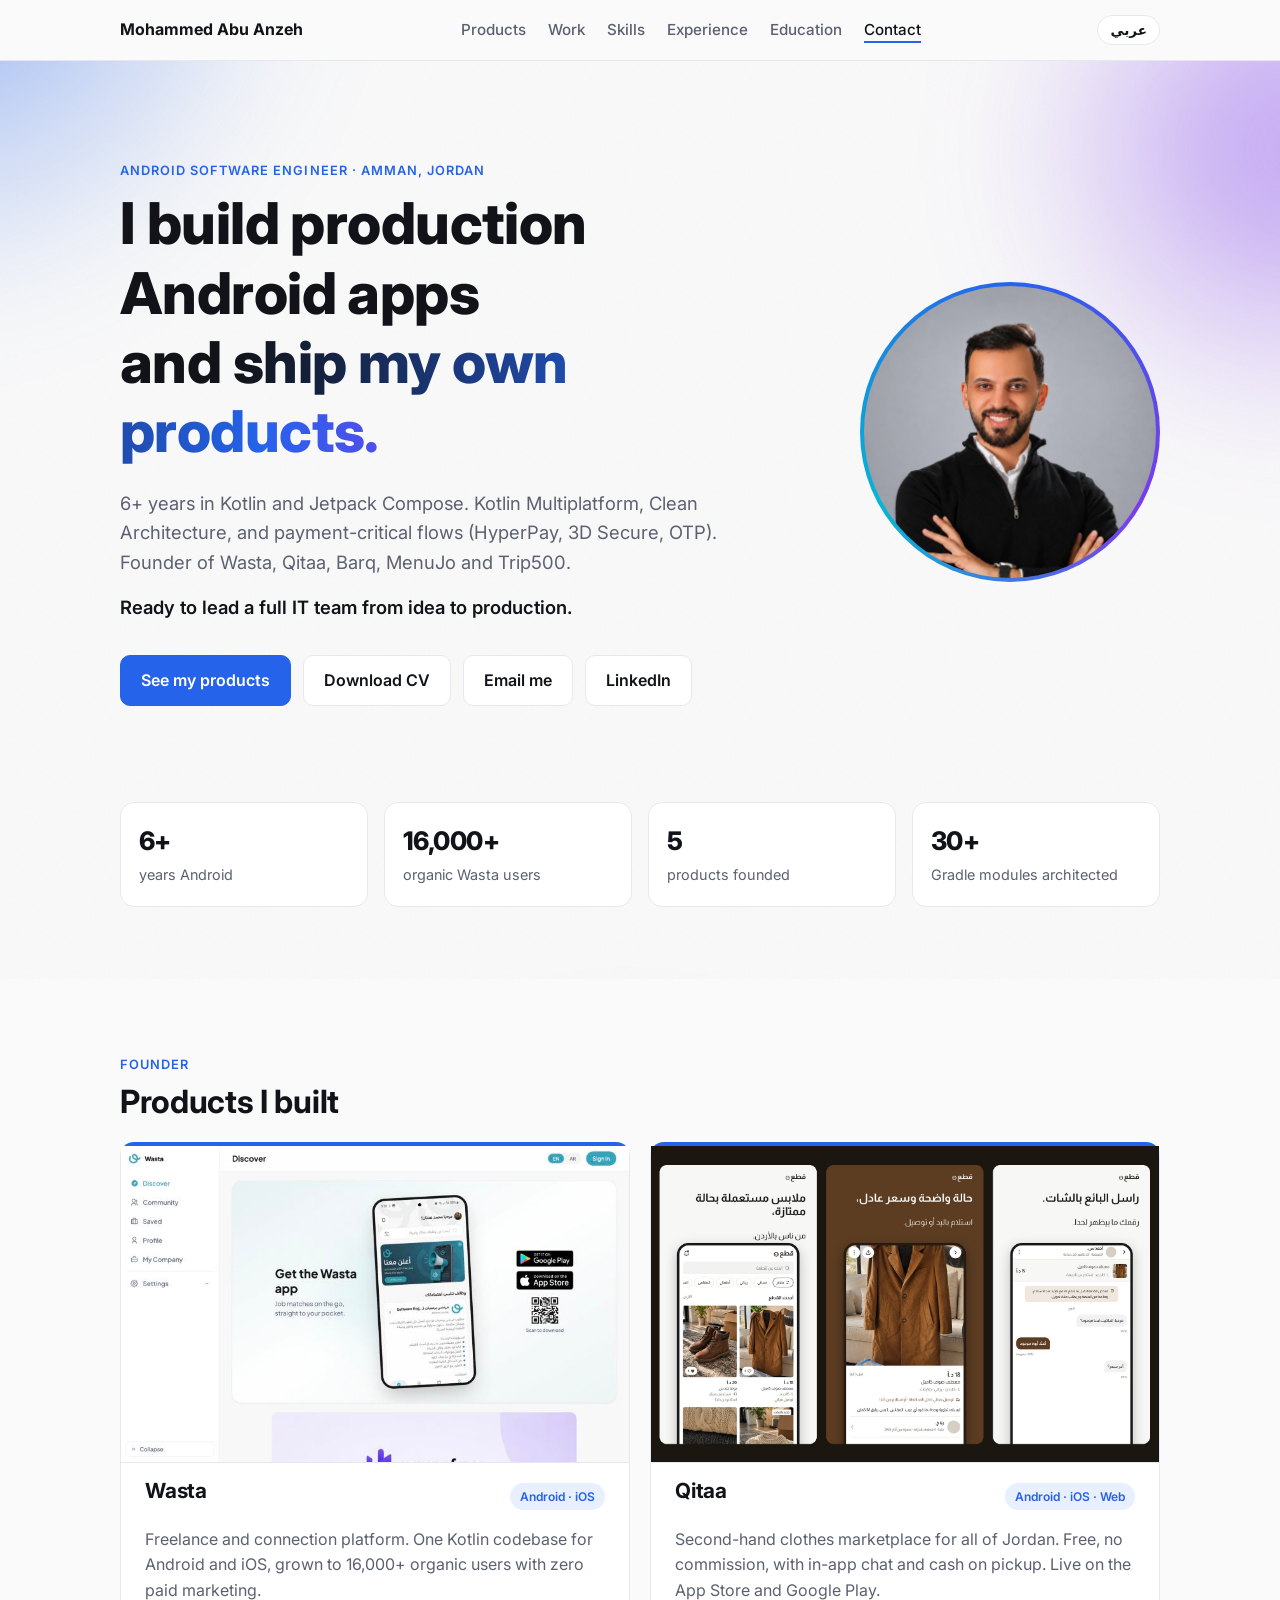
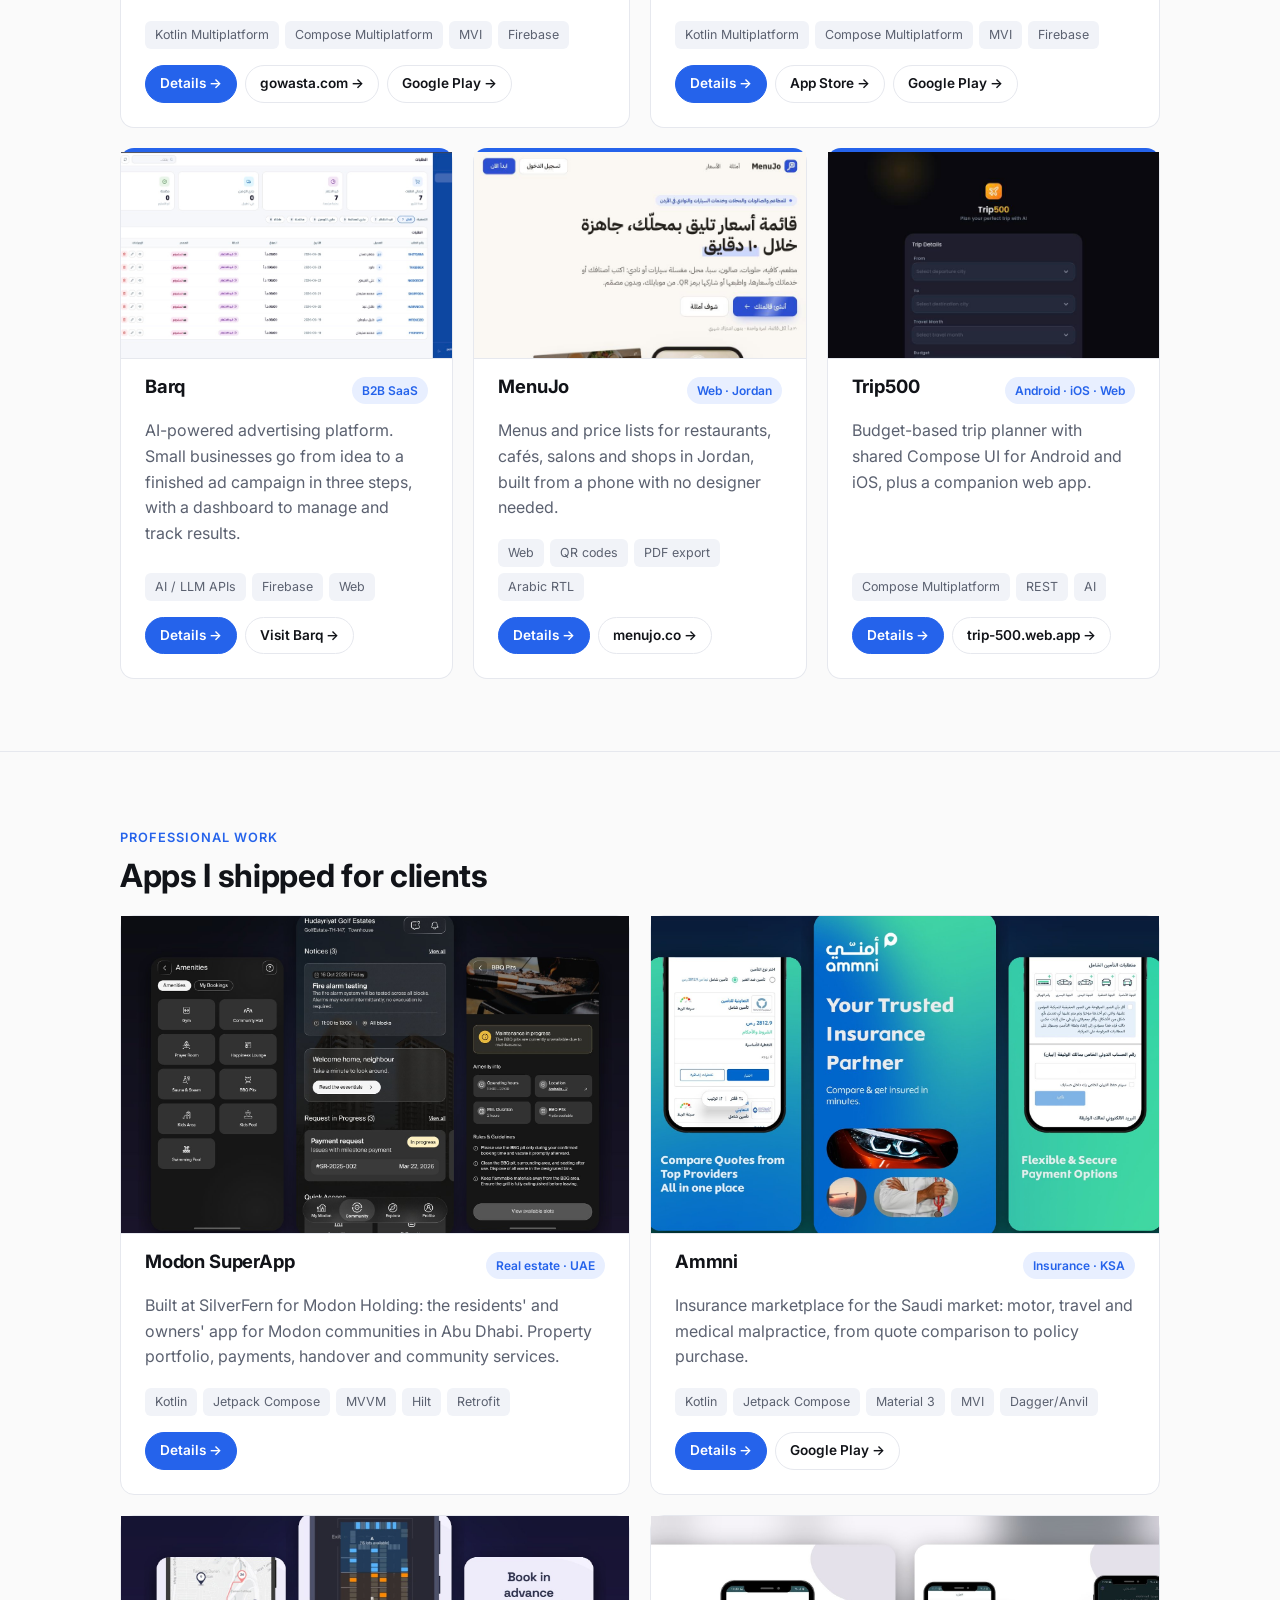
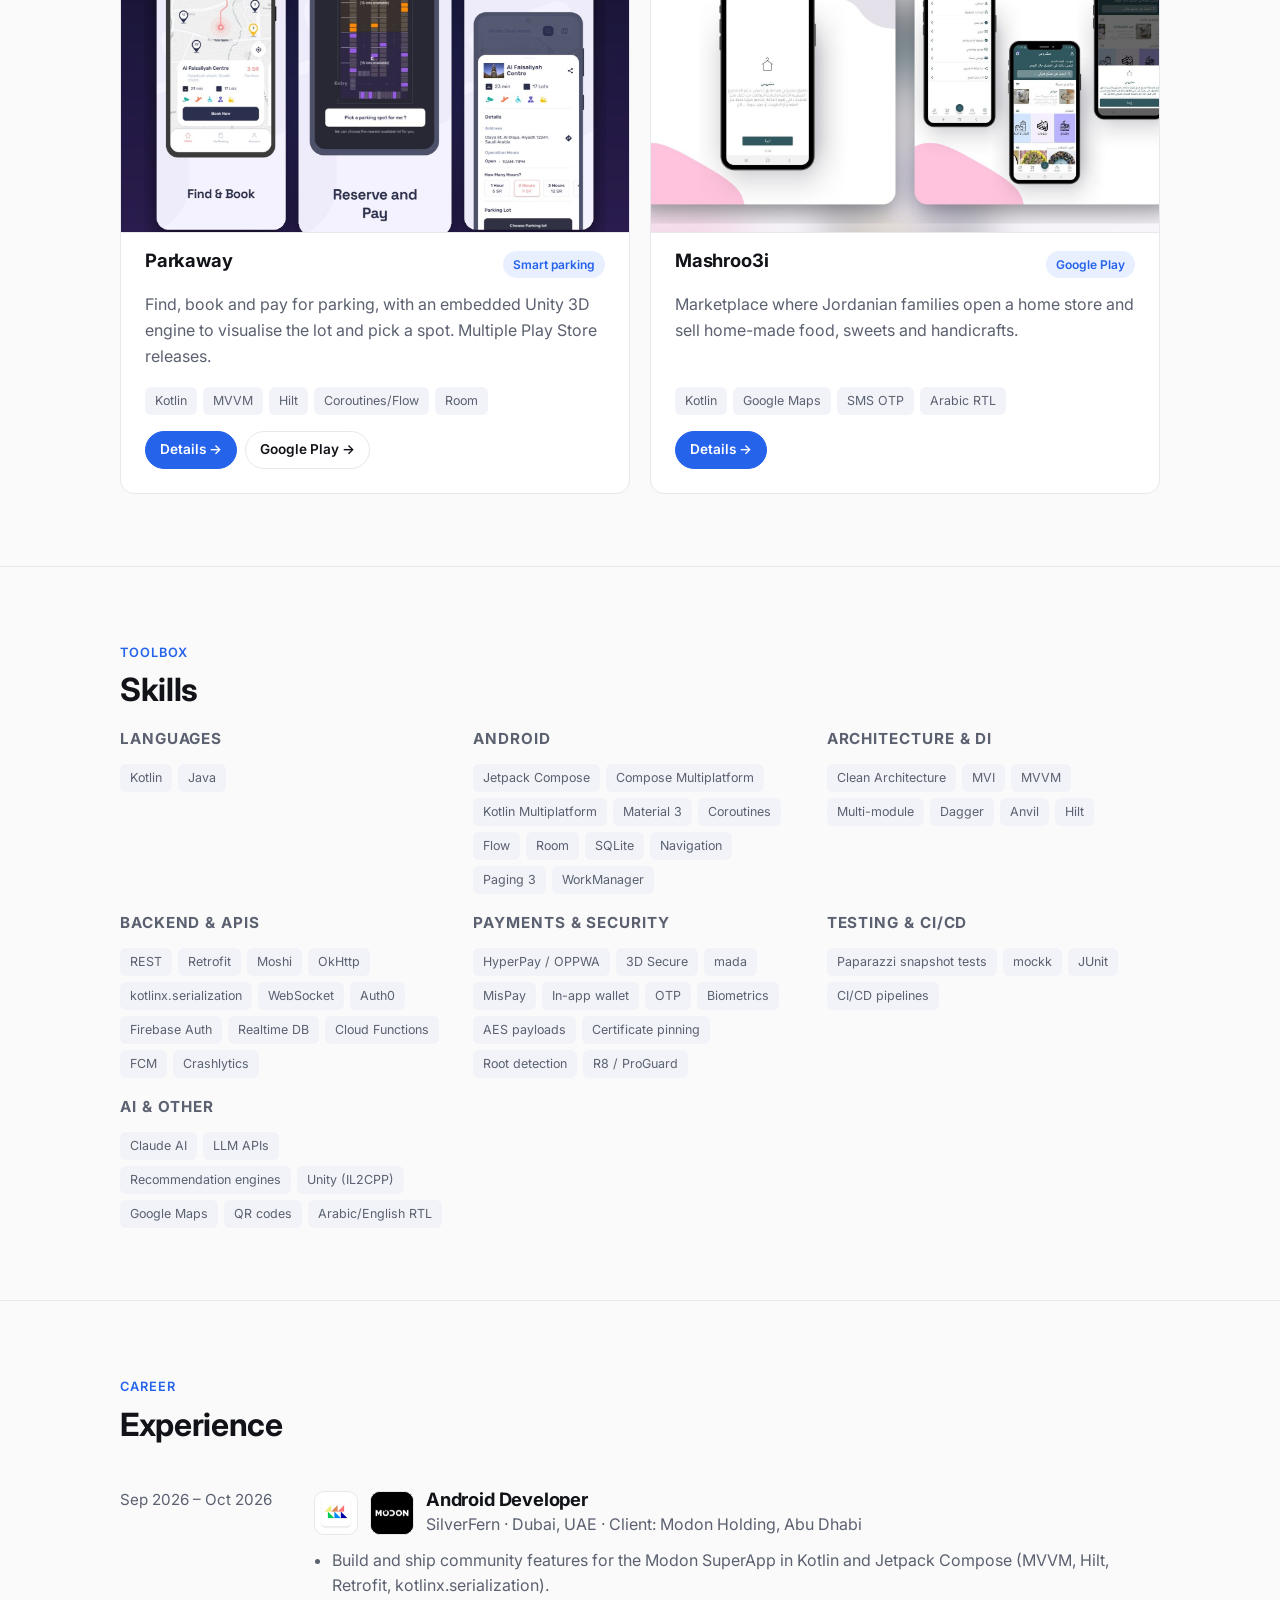
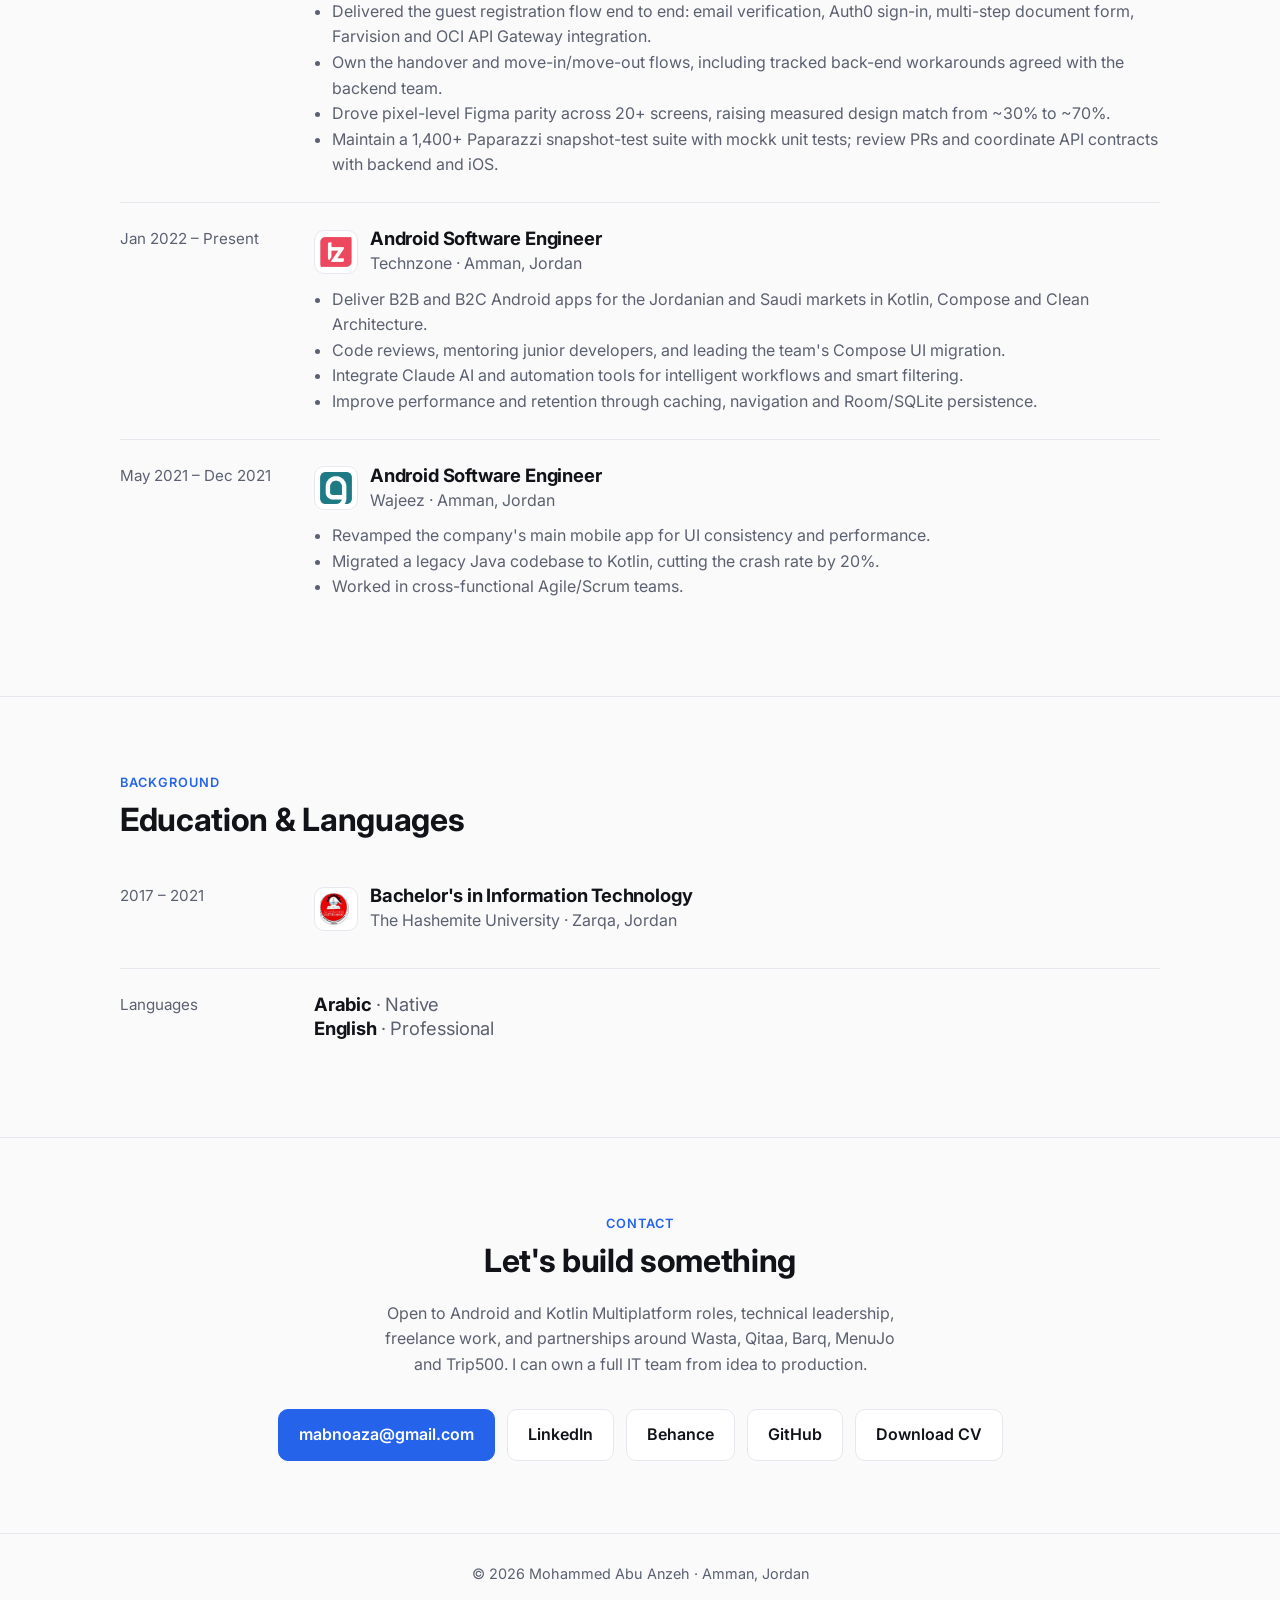
<file: index.html>
<!doctype html>
<html lang="en">
<head>
<meta charset="utf-8">
<meta name="viewport" content="width=device-width, initial-scale=1">
<title>Mohammed Abu Anzeh — Android Software Engineer</title>
<meta name="description" content="Android Software Engineer in Amman, Jordan. Kotlin, Jetpack Compose, Kotlin Multiplatform. Founder of Wasta, Qitaa, Barq, MenuJo and Trip500.">
<meta property="og:title" content="Mohammed Abu Anzeh — Android Software Engineer">
<meta property="og:description" content="6+ years shipping production Android apps in Kotlin and Compose. Builder of Wasta, Qitaa, Barq, MenuJo and Trip500.">
<link rel="icon" href="data:image/svg+xml,%3Csvg xmlns=%27http://www.w3.org/2000/svg%27 viewBox=%270 0 64 64%27%3E%3Ccircle cx=%2732%27 cy=%2732%27 r=%2732%27 fill=%27%232563eb%27/%3E%3Ctext x=%2732%27 y=%2742%27 text-anchor=%27middle%27 font-family=%27Inter,Arial,sans-serif%27 font-weight=%27700%27 font-size=%2728%27 fill=%27%23fff%27%3EMA%3C/text%3E%3C/svg%3E">
<link rel="preconnect" href="https://fonts.googleapis.com">
<link href="https://fonts.googleapis.com/css2?family=Inter:wght@400;500;600;700;800&family=IBM+Plex+Sans+Arabic:wght@400;500;600;700&display=swap" rel="stylesheet">
<link rel="stylesheet" href="style.css?v=202611131405">
</head>
<body>

<nav>
  <div class="wrap">
    <a class="brand" href="#" data-i18n="brand">Mohammed Abu Anzeh</a>
    <ul>
      <li><a data-i18n="t1" href="#products">Products</a></li>
      <li><a data-i18n="t2" href="#work">Work</a></li>
      <li><a data-i18n="t3" href="#skills">Skills</a></li>
      <li><a data-i18n="t4" href="#experience">Experience</a></li>
      <li><a data-i18n="t5" href="#education">Education</a></li>
      <li><a data-i18n="t6" href="#contact">Contact</a></li>
    </ul>
    <button class="lang" id="langToggle" type="button" aria-label="Switch language">عربي</button>
  </div>
</nav>

<header class="hero">
  <div class="aurora" aria-hidden="true"><span class="a1"></span><span class="a2"></span><span class="a3"></span></div>
  <div class="grain" aria-hidden="true"></div>
  <div class="wrap">
    <div>
    <span data-i18n="t7" class="eyebrow">Android Software Engineer · Amman, Jordan</span>
    <h1 data-i18n="t14">I build production Android apps<br>and <span class="glow">ship my own products.</span></h1>
    <p data-i18n="t15" class="lead">6+ years in Kotlin and Jetpack Compose. Kotlin Multiplatform, Clean Architecture, and payment-critical flows (HyperPay, 3D Secure, OTP). Founder of Wasta, Qitaa, Barq, MenuJo and Trip500.</p>
    <p data-i18n="t16" class="lead" style="margin-top:-1rem;color:var(--text);font-weight:600">Ready to lead a full IT team from idea to production.</p>
    <div class="btns">
      <a data-i18n="t18" class="btn primary" href="#products">See my products</a>
      <a data-i18n="t19" class="btn" href="cv.pdf" download="Mohammed_AbuAnzeh_CV.pdf">Download CV</a>
      <a data-i18n="t20" class="btn" href="mailto:mabnoaza@gmail.com">Email me</a>
      <a data-i18n="t21" class="btn" href="https://linkedin.com/in/mohammed-abuanzeh-920815148" target="_blank" rel="noopener">LinkedIn</a>
    </div>
    </div>
    <div class="ring"><img class="photo" src="photo2.webp" alt="Mohammed Abu Anzeh" width="300" height="300"></div>
    <div class="stats">
      <div class="stat"><b data-count="6" data-suffix="+">6+</b><span data-i18n="t27">years Android</span></div>
      <div class="stat"><b data-count="16000" data-suffix="+">16,000+</b><span data-i18n="t28">organic Wasta users</span></div>
      <div class="stat"><b data-count="5">5</b><span data-i18n="t29">products founded</span></div>
      <div class="stat"><b data-count="30" data-suffix="+">30+</b><span data-i18n="t30">Gradle modules architected</span></div>
    </div>
  </div>
</header>

<section id="products">
  <div class="wrap">
    <span data-i18n="t8" class="eyebrow">Founder</span>
    <h2 data-i18n="t31">Products I built</h2>
    <div class="grid feat">

      <article class="card product featured">
        <img class="shot" src="images/wasta.jpg" alt="Wasta web app home screen" loading="lazy">
        <div class="top"><h3 data-i18n="t104">Wasta</h3><span data-i18n="t37" class="tag">Android · iOS</span></div>
        <p data-i18n="d1">Freelance and connection platform. One Kotlin codebase for Android and iOS, grown to 16,000+ organic users with zero paid marketing.</p>
        <ul>
          <li data-i18n="t45">AI-driven recommendations and user behaviour analytics</li>
          <li data-i18n="t46">Firebase real-time data, auth and cloud functions</li>
          <li data-i18n="t47">Companion web app (Angular) and backend</li>
        </ul>
        <div class="chips"><span class="chip">Kotlin Multiplatform</span><span class="chip">Compose Multiplatform</span><span class="chip">MVI</span><span class="chip">Firebase</span></div>
        <div class="links"><a href="project.html?p=wasta" data-i18n="t121">Details →</a><a href="https://www.gowasta.com" target="_blank" rel="noopener" data-i18n="t122">gowasta.com →</a><a data-i18n="t84" href="https://play.google.com/store/apps/details?id=com.MohmadAboanza.jops" target="_blank" rel="noopener">Google Play →</a></div>
      </article>

      <article class="card product featured">
        <img class="shot" src="images/qitaa2.jpg" alt="Qitaa app screens: home, item page and chat" loading="lazy">
        <div class="top"><h3 data-i18n="t128">Qitaa</h3><span data-i18n="t40" class="tag">Android · iOS · Web</span></div>
        <p data-i18n="d9">Second-hand clothes marketplace for all of Jordan. Free, no commission, with in-app chat and cash on pickup. Live on the App Store and Google Play.</p>
        <ul>
          <li data-i18n="q1">Five-step sell flow, search and filters across 12 governorates</li>
          <li data-i18n="q2">Per-item chat with push notifications and a hidden phone number</li>
          <li data-i18n="q3">Server-rendered website with App Links and Universal Links</li>
        </ul>
        <div class="chips"><span class="chip">Kotlin Multiplatform</span><span class="chip">Compose Multiplatform</span><span class="chip">MVI</span><span class="chip">Firebase</span></div>
        <div class="links"><a href="project.html?p=qitaa" data-i18n="t121">Details →</a><a data-i18n="t130" href="https://apps.apple.com/app/id6830232281" target="_blank" rel="noopener">App Store →</a><a data-i18n="t84" href="https://play.google.com/store/apps/details?id=com.qitaajo.app" target="_blank" rel="noopener">Google Play →</a></div>
      </article>

      <article class="card product">
        <img class="shot" src="images/barq.jpg" alt="Barq client dashboard" loading="lazy">
        <div class="top"><h3 data-i18n="t105">Barq</h3><span data-i18n="t38" class="tag">B2B SaaS</span></div>
        <p data-i18n="d2">AI-powered advertising platform. Small businesses go from idea to a finished ad campaign in three steps, with a dashboard to manage and track results.</p>
        <ul>
          <li data-i18n="t48">Launched, revenue-generating, growing month over month</li>
          <li data-i18n="t49">Arabic/English landing and client dashboard</li>
          <li data-i18n="t50">Built landing pages for real clients in retail and insurance</li>
        </ul>
        <div class="chips"><span class="chip">AI / LLM APIs</span><span class="chip">Firebase</span><span class="chip">Web</span></div>
        <div class="links"><a href="project.html?p=barq" data-i18n="t123">Details →</a><a data-i18n="t85" href="https://barq-bot-jo.web.app" target="_blank" rel="noopener">Visit Barq →</a></div>
      </article>

      <article class="card product">
        <img class="shot" src="images/menujo.jpg" alt="MenuJo landing page" loading="lazy">
        <div class="top"><h3 data-i18n="t106">MenuJo</h3><span data-i18n="t39" class="tag">Web · Jordan</span></div>
        <p data-i18n="d3">Menus and price lists for restaurants, cafés, salons and shops in Jordan, built from a phone with no designer needed.</p>
        <ul>
          <li data-i18n="t51">Custom-designed menus in Arabic and English</li>
          <li data-i18n="t52">Printable PDFs and QR-code menu pages</li>
          <li data-i18n="t53">Price updates reflected on the QR page within seconds</li>
        </ul>
        <div class="chips"><span class="chip">Web</span><span class="chip">QR codes</span><span class="chip">PDF export</span><span class="chip">Arabic RTL</span></div>
        <div class="links"><a href="project.html?p=menujo" data-i18n="t124">Details →</a><a data-i18n="t86" href="https://menujo.co" target="_blank" rel="noopener">menujo.co →</a></div>
      </article>

      <article class="card product">
        <img class="shot" src="images/trip500.jpg" alt="Trip500 web app" loading="lazy">
        <div class="top"><h3 data-i18n="t107">Trip500</h3><span data-i18n="t40" class="tag">Android · iOS · Web</span></div>
        <p data-i18n="d4">Budget-based trip planner with shared Compose UI for Android and iOS, plus a companion web app.</p>
        <ul>
          <li data-i18n="t54">AI-generated itineraries and smart budget allocation</li>
          <li data-i18n="t55">Real-time travel pricing via REST APIs</li>
        </ul>
        <div class="chips"><span class="chip">Compose Multiplatform</span><span class="chip">REST</span><span class="chip">AI</span></div>
        <div class="links"><a href="project.html?p=trip500" data-i18n="t125">Details →</a><a data-i18n="t87" href="https://trip-500.web.app" target="_blank" rel="noopener">trip-500.web.app →</a></div>
      </article>

    </div>
  </div>
</section>

<section id="work">
  <div class="wrap">
    <span data-i18n="t9" class="eyebrow">Professional work</span>
    <h2 data-i18n="t32">Apps I shipped for clients</h2>
    <div class="grid two">

      <article class="card">
        <img class="shot" src="images/modon.jpg" alt="Modon SuperApp screens" loading="lazy">
        <div class="top"><h3 data-i18n="t108">Modon SuperApp</h3><span data-i18n="t41" class="tag">Real estate · UAE</span></div>
        <p data-i18n="d5">Built at SilverFern for Modon Holding: the residents' and owners' app for Modon communities in Abu Dhabi. Property portfolio, payments, handover and community services.</p>
        <ul>
          <li data-i18n="t56">Community home, amenities booking, events, polls, notices, service requests, e-permits, NOCs, short stay, storage, access cards, violations</li>
          <li data-i18n="t57">Guest registration: email verification, Auth0, multi-step document form, decision flow (new / pending / registered)</li>
          <li data-i18n="t58">Handover and move-in/move-out flows</li>
          <li data-i18n="t59">Figma parity across 20+ screens incl. RTL/Arabic; 1,400+ Paparazzi snapshot tests</li>
        </ul>
        <div class="chips"><span class="chip">Kotlin</span><span class="chip">Jetpack Compose</span><span class="chip">MVVM</span><span class="chip">Hilt</span><span class="chip">Retrofit</span><span class="chip">kotlinx.serialization</span><span class="chip">Auth0</span><span class="chip">Paparazzi</span><span class="chip">mockk</span></div>
        <div class="links"><a data-i18n="t88" href="project.html?p=modon">Details →</a></div>
      </article>

      <article class="card">
        <img class="shot" src="images/ammni.jpg" alt="Ammni app screens" loading="lazy">
        <div class="top"><h3 data-i18n="t109">Ammni</h3><span data-i18n="t42" class="tag">Insurance · KSA</span></div>
        <p data-i18n="d6">Insurance marketplace for the Saudi market: motor, travel and medical malpractice, from quote comparison to policy purchase.</p>
        <ul>
          <li data-i18n="t60">End-to-end motor insurance wizard: vehicle → live offers → compare → pay</li>
          <li data-i18n="t61">30+ Gradle modules, api/impl separation, MVI with Dagger/Anvil</li>
          <li data-i18n="t62">HyperPay (mada, Visa/Mastercard, MisPay), OTP checkout</li>
          <li data-i18n="t63">AES-encrypted payloads, biometric login, IBAN verification</li>
          <li data-i18n="t64">Reusable Compose component library, Arabic/English RTL</li>
        </ul>
        <div class="chips"><span class="chip">Kotlin</span><span class="chip">Jetpack Compose</span><span class="chip">Material 3</span><span class="chip">MVI</span><span class="chip">Dagger/Anvil</span><span class="chip">Retrofit</span><span class="chip">HyperPay</span></div>
        <div class="links"><a href="project.html?p=ammni" data-i18n="t126">Details →</a><a data-i18n="t89" href="https://play.google.com/store/apps/details?id=com.technzone.ammni" target="_blank" rel="noopener">Google Play →</a></div>
      </article>

      <article class="card">
        <img class="shot" src="images/parkaway2.jpg" alt="Parkaway app screens" loading="lazy">
        <div class="top"><h3 data-i18n="t110">Parkaway</h3><span data-i18n="t43" class="tag">Smart parking</span></div>
        <p data-i18n="d7">Find, book and pay for parking, with an embedded Unity 3D engine to visualise the lot and pick a spot. Multiple Play Store releases.</p>
        <ul>
          <li data-i18n="t65">Unity (IL2CPP) embedded in the native app for 3D lot visualisation</li>
          <li data-i18n="t66">Over-the-air Unity asset updates via GitHub Releases with Flow progress and rollback</li>
          <li data-i18n="t67">HyperPay SDK: 3D Secure, saved cards, in-app wallet, subscriptions</li>
          <li data-i18n="t68">FCM push, Crashlytics, Google Maps, QR booking passes, dark mode</li>
        </ul>
        <div class="chips"><span class="chip">Kotlin</span><span class="chip">MVVM</span><span class="chip">Hilt</span><span class="chip">Coroutines/Flow</span><span class="chip">Room</span><span class="chip">Paging 3</span><span class="chip">Unity</span><span class="chip">Firebase</span></div>
        <div class="links"><a href="project.html?p=parkaway" data-i18n="t127">Details →</a><a data-i18n="t90" href="https://play.google.com/store/apps/details?id=com.technzone.parkaway" target="_blank" rel="noopener">Google Play →</a></div>
      </article>

      <article class="card">
        <img class="shot" src="images/mashroo3i2.jpg" alt="Mashroo3i app screens" loading="lazy">
        <div class="top"><h3 data-i18n="t111">Mashroo3i</h3><span data-i18n="t44" class="tag">Google Play</span></div>
        <p data-i18n="d8">Marketplace where Jordanian families open a home store and sell home-made food, sweets and handicrafts.</p>
        <ul>
          <li data-i18n="t69">Seller store creation with map location, hours and multi-image listings</li>
          <li data-i18n="t70">Buyer discovery: nearest stores, categories, search</li>
          <li data-i18n="t71">Cart, map-based delivery picker, SMS OTP login</li>
        </ul>
        <div class="chips"><span class="chip">Kotlin</span><span class="chip">Google Maps</span><span class="chip">SMS OTP</span><span class="chip">Arabic RTL</span></div>
        <div class="links"><a data-i18n="t91" href="project.html?p=mashroo3i">Details →</a></div>
      </article>

    </div>
  </div>
</section>

<section id="skills">
  <div class="wrap">
    <span data-i18n="t10" class="eyebrow">Toolbox</span>
    <h2 data-i18n="t33">Skills</h2>
    <div class="skills">
      <div><h3 data-i18n="t92">Languages</h3><div class="chips"><span class="chip">Kotlin</span><span class="chip">Java</span></div></div>
      <div><h3 data-i18n="t93">Android</h3><div class="chips"><span class="chip">Jetpack Compose</span><span class="chip">Compose Multiplatform</span><span class="chip">Kotlin Multiplatform</span><span class="chip">Material 3</span><span class="chip">Coroutines</span><span class="chip">Flow</span><span class="chip">Room</span><span class="chip">SQLite</span><span class="chip">Navigation</span><span class="chip">Paging 3</span><span class="chip">WorkManager</span></div></div>
      <div><h3 data-i18n="t94">Architecture &amp; DI</h3><div class="chips"><span class="chip">Clean Architecture</span><span class="chip">MVI</span><span class="chip">MVVM</span><span class="chip">Multi-module</span><span class="chip">Dagger</span><span class="chip">Anvil</span><span class="chip">Hilt</span></div></div>
      <div><h3 data-i18n="t95">Backend &amp; APIs</h3><div class="chips"><span class="chip">REST</span><span class="chip">Retrofit</span><span class="chip">Moshi</span><span class="chip">OkHttp</span><span class="chip">kotlinx.serialization</span><span class="chip">WebSocket</span><span class="chip">Auth0</span><span class="chip">Firebase Auth</span><span class="chip">Realtime DB</span><span class="chip">Cloud Functions</span><span class="chip">FCM</span><span class="chip">Crashlytics</span></div></div>
      <div><h3 data-i18n="t96">Payments &amp; Security</h3><div class="chips"><span class="chip">HyperPay / OPPWA</span><span class="chip">3D Secure</span><span class="chip">mada</span><span class="chip">MisPay</span><span class="chip">In-app wallet</span><span class="chip">OTP</span><span class="chip">Biometrics</span><span class="chip">AES payloads</span><span class="chip">Certificate pinning</span><span class="chip">Root detection</span><span class="chip">R8 / ProGuard</span></div></div>
      <div><h3 data-i18n="t97">Testing &amp; CI/CD</h3><div class="chips"><span class="chip">Paparazzi snapshot tests</span><span class="chip">mockk</span><span class="chip">JUnit</span><span class="chip">CI/CD pipelines</span></div></div>
      <div><h3 data-i18n="t98">AI &amp; Other</h3><div class="chips"><span class="chip">Claude AI</span><span class="chip">LLM APIs</span><span class="chip">Recommendation engines</span><span class="chip">Unity (IL2CPP)</span><span class="chip">Google Maps</span><span class="chip">QR codes</span><span class="chip">Arabic/English RTL</span></div></div>
    </div>
  </div>
</section>

<section id="experience">
  <div class="wrap">
    <span data-i18n="t11" class="eyebrow">Career</span>
    <h2 data-i18n="t34">Experience</h2>

    <div class="job">
      <time data-i18n="t99">Sep 2026 – Oct 2026</time>
      <div>
        <div class="jobhead"><img class="logo" src="images/logos/silverfern.png" alt="SilverFern"><img class="logo dark" src="images/logos/modon.png" alt="Modon Holding"><div><h3 data-i18n="t112">Android Developer</h3><div data-i18n="t116" class="where">SilverFern · Dubai, UAE · Client: Modon Holding, Abu Dhabi</div></div></div>
        <ul>
          <li data-i18n="t72">Build and ship community features for the Modon SuperApp in Kotlin and Jetpack Compose (MVVM, Hilt, Retrofit, kotlinx.serialization).</li>
          <li data-i18n="t73">Delivered the guest registration flow end to end: email verification, Auth0 sign-in, multi-step document form, Farvision and OCI API Gateway integration.</li>
          <li data-i18n="t74">Own the handover and move-in/move-out flows, including tracked back-end workarounds agreed with the backend team.</li>
          <li data-i18n="t75">Drove pixel-level Figma parity across 20+ screens, raising measured design match from ~30% to ~70%.</li>
          <li data-i18n="t76">Maintain a 1,400+ Paparazzi snapshot-test suite with mockk unit tests; review PRs and coordinate API contracts with backend and iOS.</li>
        </ul>
      </div>
    </div>

    <div class="job">
      <time data-i18n="t100">Jan 2022 – Present</time>
      <div>
        <div class="jobhead"><img class="logo" src="images/logos/technzone.png" alt="Technzone"><div><h3 data-i18n="t113">Android Software Engineer</h3><div data-i18n="t117" class="where">Technzone · Amman, Jordan</div></div></div>
        <ul>
          <li data-i18n="t77">Deliver B2B and B2C Android apps for the Jordanian and Saudi markets in Kotlin, Compose and Clean Architecture.</li>
          <li data-i18n="t78">Code reviews, mentoring junior developers, and leading the team's Compose UI migration.</li>
          <li data-i18n="t79">Integrate Claude AI and automation tools for intelligent workflows and smart filtering.</li>
          <li data-i18n="t80">Improve performance and retention through caching, navigation and Room/SQLite persistence.</li>
        </ul>
      </div>
    </div>

    <div class="job">
      <time data-i18n="t101">May 2021 – Dec 2021</time>
      <div>
        <div class="jobhead"><img class="logo" src="images/logos/wajeez.png" alt="Wajeez"><div><h3 data-i18n="t114">Android Software Engineer</h3><div data-i18n="t118" class="where">Wajeez · Amman, Jordan</div></div></div>
        <ul>
          <li data-i18n="t81">Revamped the company's main mobile app for UI consistency and performance.</li>
          <li data-i18n="t82">Migrated a legacy Java codebase to Kotlin, cutting the crash rate by 20%.</li>
          <li data-i18n="t83">Worked in cross-functional Agile/Scrum teams.</li>
        </ul>
      </div>
    </div>

  </div>
</section>

<section id="education">
  <div class="wrap">
    <span data-i18n="t12" class="eyebrow">Background</span>
    <h2 data-i18n="t35">Education &amp; Languages</h2>
    <div class="job">
      <time data-i18n="t102">2017 – 2021</time>
      <div>
        <div class="jobhead"><img class="logo" src="images/logos/hu.png" alt="The Hashemite University"><div><h3 data-i18n="t115">Bachelor's in Information Technology</h3><div data-i18n="t119" class="where">The Hashemite University · Zarqa, Jordan</div></div></div>
      </div>
    </div>
    <div class="job">
      <time data-i18n="t103">Languages</time>
      <div>
        <h3><span data-i18n="l1">Arabic</span> <span class="where" style="display:inline;font-weight:400" data-i18n="l3">· Native</span></h3>
        <h3><span data-i18n="l2">English</span> <span class="where" style="display:inline;font-weight:400" data-i18n="l4">· Professional</span></h3>
      </div>
    </div>
  </div>
</section>

<section id="contact" class="contact">
  <div class="wrap">
    <span data-i18n="t13" class="eyebrow">Contact</span>
    <h2 data-i18n="t36">Let's build something</h2>
    <p data-i18n="t17" class="lead">Open to Android and Kotlin Multiplatform roles, technical leadership, freelance work, and partnerships around Wasta, Qitaa, Barq, MenuJo and Trip500. I can own a full IT team from idea to production.</p>
    <div class="btns">
      <a data-i18n="t22" class="btn primary" href="mailto:mabnoaza@gmail.com">mabnoaza@gmail.com</a>
      <a data-i18n="t23" class="btn" href="https://linkedin.com/in/mohammed-abuanzeh-920815148" target="_blank" rel="noopener">LinkedIn</a>
      <a data-i18n="t24" class="btn" href="https://behance.net/eng-mohaboanza" target="_blank" rel="noopener">Behance</a>
      <a data-i18n="t25" class="btn" href="https://github.com/mohamdslemanaboanza" target="_blank" rel="noopener">GitHub</a>
      <a data-i18n="t26" class="btn" href="cv.pdf" download="Mohammed_AbuAnzeh_CV.pdf">Download CV</a>
    </div>
  </div>
</section>

<footer>
  <div data-i18n="t120" class="wrap">© 2026 Mohammed Abu Anzeh · Amman, Jordan</div>
</footer>

<script src="i18n.js?v=202611131405"></script>
<script src="site.js?v=202611131405" defer></script>
</body>
</html>
</file>
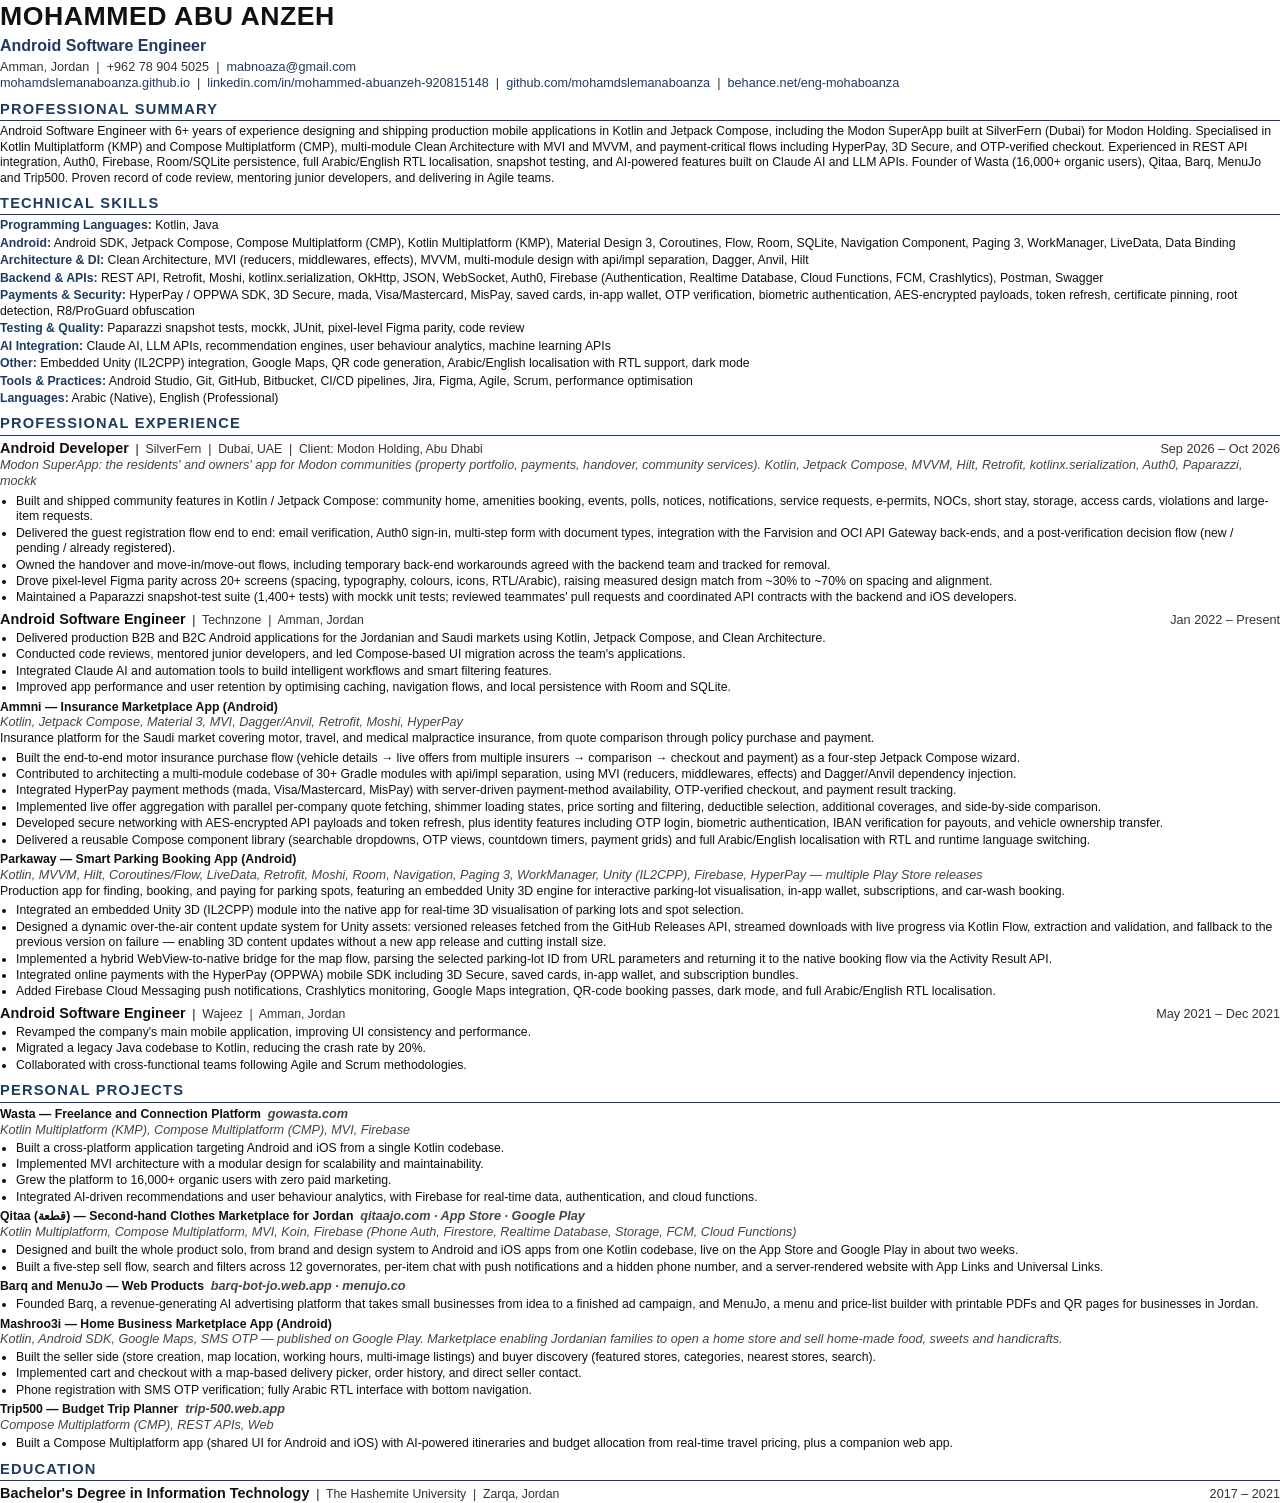
<file: cv.html>
<!doctype html>
<html lang="en">
<head>
<meta charset="utf-8">
<title>Mohammed Abu Anzeh — CV</title>
<style>
@page{size:A4;margin:10mm 12mm}
*{box-sizing:border-box}
body{font-family:Carlito,Calibri,"Helvetica Neue",Arial,sans-serif;font-size:9.2pt;line-height:1.26;color:#111;margin:0}
h1{font-size:20pt;margin:0;letter-spacing:.02em}
.sub{font-size:12pt;font-weight:600;color:#1f3a5f;margin:2px 0 4px}
.contact{font-size:9.5pt;color:#333}
.contact a{color:#1f3a5f;text-decoration:none}
h2{font-size:11pt;text-transform:uppercase;letter-spacing:.08em;color:#1f3a5f;border-bottom:1.2px solid #1f3a5f;padding-bottom:2px;margin:8px 0 3px}
p{margin:0 0 4px}
ul{margin:2px 0 4px;padding-left:16px}
li{margin:0 0 1px}
.row{display:flex;justify-content:space-between;align-items:baseline;gap:12px}
.role{font-weight:700;font-size:10.8pt}
.org{color:#333}
.date{white-space:nowrap;color:#333;font-size:9.5pt}
.proj{margin-top:4px}
.proj .name{font-weight:700}
.stack{font-style:italic;color:#444;font-size:9.5pt}
.skills p{margin:0 0 2px}
.skills b{color:#1f3a5f}
.avoid{break-inside:auto}.row,.name,h2{break-after:avoid}
</style>
</head>
<body>

<h1>MOHAMMED ABU ANZEH</h1>
<div class="sub">Android Software Engineer</div>
<div class="contact">Amman, Jordan &nbsp;|&nbsp; +962 78 904 5025 &nbsp;|&nbsp; <a href="mailto:mabnoaza@gmail.com">mabnoaza@gmail.com</a><br>
<a href="https://mohamdslemanaboanza.github.io">mohamdslemanaboanza.github.io</a> &nbsp;|&nbsp; <a href="https://linkedin.com/in/mohammed-abuanzeh-920815148">linkedin.com/in/mohammed-abuanzeh-920815148</a> &nbsp;|&nbsp; <a href="https://github.com/mohamdslemanaboanza">github.com/mohamdslemanaboanza</a> &nbsp;|&nbsp; <a href="https://behance.net/eng-mohaboanza">behance.net/eng-mohaboanza</a></div>

<h2>Professional Summary</h2>
<p>Android Software Engineer with 6+ years of experience designing and shipping production mobile applications in Kotlin and Jetpack Compose, including the Modon SuperApp built at SilverFern (Dubai) for Modon Holding. Specialised in Kotlin Multiplatform (KMP) and Compose Multiplatform (CMP), multi-module Clean Architecture with MVI and MVVM, and payment-critical flows including HyperPay, 3D Secure, and OTP-verified checkout. Experienced in REST API integration, Auth0, Firebase, Room/SQLite persistence, full Arabic/English RTL localisation, snapshot testing, and AI-powered features built on Claude AI and LLM APIs. Founder of Wasta (16,000+ organic users), Qitaa, Barq, MenuJo and Trip500. Proven record of code review, mentoring junior developers, and delivering in Agile teams.</p>

<h2>Technical Skills</h2>
<div class="skills">
<p><b>Programming Languages:</b> Kotlin, Java</p>
<p><b>Android:</b> Android SDK, Jetpack Compose, Compose Multiplatform (CMP), Kotlin Multiplatform (KMP), Material Design 3, Coroutines, Flow, Room, SQLite, Navigation Component, Paging 3, WorkManager, LiveData, Data Binding</p>
<p><b>Architecture &amp; DI:</b> Clean Architecture, MVI (reducers, middlewares, effects), MVVM, multi-module design with api/impl separation, Dagger, Anvil, Hilt</p>
<p><b>Backend &amp; APIs:</b> REST API, Retrofit, Moshi, kotlinx.serialization, OkHttp, JSON, WebSocket, Auth0, Firebase (Authentication, Realtime Database, Cloud Functions, FCM, Crashlytics), Postman, Swagger</p>
<p><b>Payments &amp; Security:</b> HyperPay / OPPWA SDK, 3D Secure, mada, Visa/Mastercard, MisPay, saved cards, in-app wallet, OTP verification, biometric authentication, AES-encrypted payloads, token refresh, certificate pinning, root detection, R8/ProGuard obfuscation</p>
<p><b>Testing &amp; Quality:</b> Paparazzi snapshot tests, mockk, JUnit, pixel-level Figma parity, code review</p>
<p><b>AI Integration:</b> Claude AI, LLM APIs, recommendation engines, user behaviour analytics, machine learning APIs</p>
<p><b>Other:</b> Embedded Unity (IL2CPP) integration, Google Maps, QR code generation, Arabic/English localisation with RTL support, dark mode</p>
<p><b>Tools &amp; Practices:</b> Android Studio, Git, GitHub, Bitbucket, CI/CD pipelines, Jira, Figma, Agile, Scrum, performance optimisation</p>
<p><b>Languages:</b> Arabic (Native), English (Professional)</p>
</div>

<h2>Professional Experience</h2>

<div class="avoid">
<div class="row"><span><span class="role">Android Developer</span> &nbsp;|&nbsp; <span class="org">SilverFern &nbsp;|&nbsp; Dubai, UAE &nbsp;|&nbsp; Client: Modon Holding, Abu Dhabi</span></span><span class="date">Sep 2026 – Oct 2026</span></div>
<p class="stack">Modon SuperApp: the residents' and owners' app for Modon communities (property portfolio, payments, handover, community services). Kotlin, Jetpack Compose, MVVM, Hilt, Retrofit, kotlinx.serialization, Auth0, Paparazzi, mockk</p>
<ul>
<li>Built and shipped community features in Kotlin / Jetpack Compose: community home, amenities booking, events, polls, notices, notifications, service requests, e-permits, NOCs, short stay, storage, access cards, violations and large-item requests.</li>
<li>Delivered the guest registration flow end to end: email verification, Auth0 sign-in, multi-step form with document types, integration with the Farvision and OCI API Gateway back-ends, and a post-verification decision flow (new / pending / already registered).</li>
<li>Owned the handover and move-in/move-out flows, including temporary back-end workarounds agreed with the backend team and tracked for removal.</li>
<li>Drove pixel-level Figma parity across 20+ screens (spacing, typography, colours, icons, RTL/Arabic), raising measured design match from ~30% to ~70% on spacing and alignment.</li>
<li>Maintained a Paparazzi snapshot-test suite (1,400+ tests) with mockk unit tests; reviewed teammates' pull requests and coordinated API contracts with the backend and iOS developers.</li>
</ul>
</div>

<div class="avoid">
<div class="row"><span><span class="role">Android Software Engineer</span> &nbsp;|&nbsp; <span class="org">Technzone &nbsp;|&nbsp; Amman, Jordan</span></span><span class="date">Jan 2022 – Present</span></div>
<ul>
<li>Delivered production B2B and B2C Android applications for the Jordanian and Saudi markets using Kotlin, Jetpack Compose, and Clean Architecture.</li>
<li>Conducted code reviews, mentored junior developers, and led Compose-based UI migration across the team's applications.</li>
<li>Integrated Claude AI and automation tools to build intelligent workflows and smart filtering features.</li>
<li>Improved app performance and user retention by optimising caching, navigation flows, and local persistence with Room and SQLite.</li>
</ul>
</div>

<div class="proj avoid">
<div class="name">Ammni — Insurance Marketplace App (Android)</div>
<div class="stack">Kotlin, Jetpack Compose, Material 3, MVI, Dagger/Anvil, Retrofit, Moshi, HyperPay</div>
<p>Insurance platform for the Saudi market covering motor, travel, and medical malpractice insurance, from quote comparison through policy purchase and payment.</p>
<ul>
<li>Built the end-to-end motor insurance purchase flow (vehicle details → live offers from multiple insurers → comparison → checkout and payment) as a four-step Jetpack Compose wizard.</li>
<li>Contributed to architecting a multi-module codebase of 30+ Gradle modules with api/impl separation, using MVI (reducers, middlewares, effects) and Dagger/Anvil dependency injection.</li>
<li>Integrated HyperPay payment methods (mada, Visa/Mastercard, MisPay) with server-driven payment-method availability, OTP-verified checkout, and payment result tracking.</li>
<li>Implemented live offer aggregation with parallel per-company quote fetching, shimmer loading states, price sorting and filtering, deductible selection, additional coverages, and side-by-side comparison.</li>
<li>Developed secure networking with AES-encrypted API payloads and token refresh, plus identity features including OTP login, biometric authentication, IBAN verification for payouts, and vehicle ownership transfer.</li>
<li>Delivered a reusable Compose component library (searchable dropdowns, OTP views, countdown timers, payment grids) and full Arabic/English localisation with RTL and runtime language switching.</li>
</ul>
</div>

<div class="proj avoid">
<div class="name">Parkaway — Smart Parking Booking App (Android)</div>
<div class="stack">Kotlin, MVVM, Hilt, Coroutines/Flow, LiveData, Retrofit, Moshi, Room, Navigation, Paging 3, WorkManager, Unity (IL2CPP), Firebase, HyperPay — multiple Play Store releases</div>
<p>Production app for finding, booking, and paying for parking spots, featuring an embedded Unity 3D engine for interactive parking-lot visualisation, in-app wallet, subscriptions, and car-wash booking.</p>
<ul>
<li>Integrated an embedded Unity 3D (IL2CPP) module into the native app for real-time 3D visualisation of parking lots and spot selection.</li>
<li>Designed a dynamic over-the-air content update system for Unity assets: versioned releases fetched from the GitHub Releases API, streamed downloads with live progress via Kotlin Flow, extraction and validation, and fallback to the previous version on failure — enabling 3D content updates without a new app release and cutting install size.</li>
<li>Implemented a hybrid WebView-to-native bridge for the map flow, parsing the selected parking-lot ID from URL parameters and returning it to the native booking flow via the Activity Result API.</li>
<li>Integrated online payments with the HyperPay (OPPWA) mobile SDK including 3D Secure, saved cards, in-app wallet, and subscription bundles.</li>
<li>Added Firebase Cloud Messaging push notifications, Crashlytics monitoring, Google Maps integration, QR-code booking passes, dark mode, and full Arabic/English RTL localisation.</li>
</ul>
</div>

<div class="avoid">
<div class="row"><span><span class="role">Android Software Engineer</span> &nbsp;|&nbsp; <span class="org">Wajeez &nbsp;|&nbsp; Amman, Jordan</span></span><span class="date">May 2021 – Dec 2021</span></div>
<ul>
<li>Revamped the company's main mobile application, improving UI consistency and performance.</li>
<li>Migrated a legacy Java codebase to Kotlin, reducing the crash rate by 20%.</li>
<li>Collaborated with cross-functional teams following Agile and Scrum methodologies.</li>
</ul>
</div>

<h2>Personal Projects</h2>

<div class="proj avoid">
<div class="name">Wasta — Freelance and Connection Platform &nbsp;<span class="stack">gowasta.com</span></div>
<div class="stack">Kotlin Multiplatform (KMP), Compose Multiplatform (CMP), MVI, Firebase</div>
<ul>
<li>Built a cross-platform application targeting Android and iOS from a single Kotlin codebase.</li>
<li>Implemented MVI architecture with a modular design for scalability and maintainability.</li>
<li>Grew the platform to 16,000+ organic users with zero paid marketing.</li>
<li>Integrated AI-driven recommendations and user behaviour analytics, with Firebase for real-time data, authentication, and cloud functions.</li>
</ul>
</div>

<div class="proj avoid">
<div class="name">Qitaa (قطعة) — Second-hand Clothes Marketplace for Jordan &nbsp;<span class="stack">qitaajo.com · App Store · Google Play</span></div>
<div class="stack">Kotlin Multiplatform, Compose Multiplatform, MVI, Koin, Firebase (Phone Auth, Firestore, Realtime Database, Storage, FCM, Cloud Functions)</div>
<ul>
<li>Designed and built the whole product solo, from brand and design system to Android and iOS apps from one Kotlin codebase, live on the App Store and Google Play in about two weeks.</li>
<li>Built a five-step sell flow, search and filters across 12 governorates, per-item chat with push notifications and a hidden phone number, and a server-rendered website with App Links and Universal Links.</li>
</ul>
</div>

<div class="proj avoid">
<div class="name">Barq and MenuJo — Web Products &nbsp;<span class="stack">barq-bot-jo.web.app · menujo.co</span></div>
<ul>
<li>Founded Barq, a revenue-generating AI advertising platform that takes small businesses from idea to a finished ad campaign, and MenuJo, a menu and price-list builder with printable PDFs and QR pages for businesses in Jordan.</li>
</ul>
</div>

<div class="proj avoid">
<div class="name">Mashroo3i — Home Business Marketplace App (Android)</div>
<div class="stack">Kotlin, Android SDK, Google Maps, SMS OTP — published on Google Play. Marketplace enabling Jordanian families to open a home store and sell home-made food, sweets and handicrafts.</div>
<ul>
<li>Built the seller side (store creation, map location, working hours, multi-image listings) and buyer discovery (featured stores, categories, nearest stores, search).</li>
<li>Implemented cart and checkout with a map-based delivery picker, order history, and direct seller contact.</li>
<li>Phone registration with SMS OTP verification; fully Arabic RTL interface with bottom navigation.</li>
</ul>
</div>

<div class="proj avoid">
<div class="name">Trip500 — Budget Trip Planner &nbsp;<span class="stack">trip-500.web.app</span></div>
<div class="stack">Compose Multiplatform (CMP), REST APIs, Web</div>
<ul>
<li>Built a Compose Multiplatform app (shared UI for Android and iOS) with AI-powered itineraries and budget allocation from real-time travel pricing, plus a companion web app.</li>
</ul>
</div>

<h2>Education</h2>
<div class="row"><span><span class="role">Bachelor's Degree in Information Technology</span> &nbsp;|&nbsp; <span class="org">The Hashemite University &nbsp;|&nbsp; Zarqa, Jordan</span></span><span class="date">2017 – 2021</span></div>

</body>
</html>
</file>
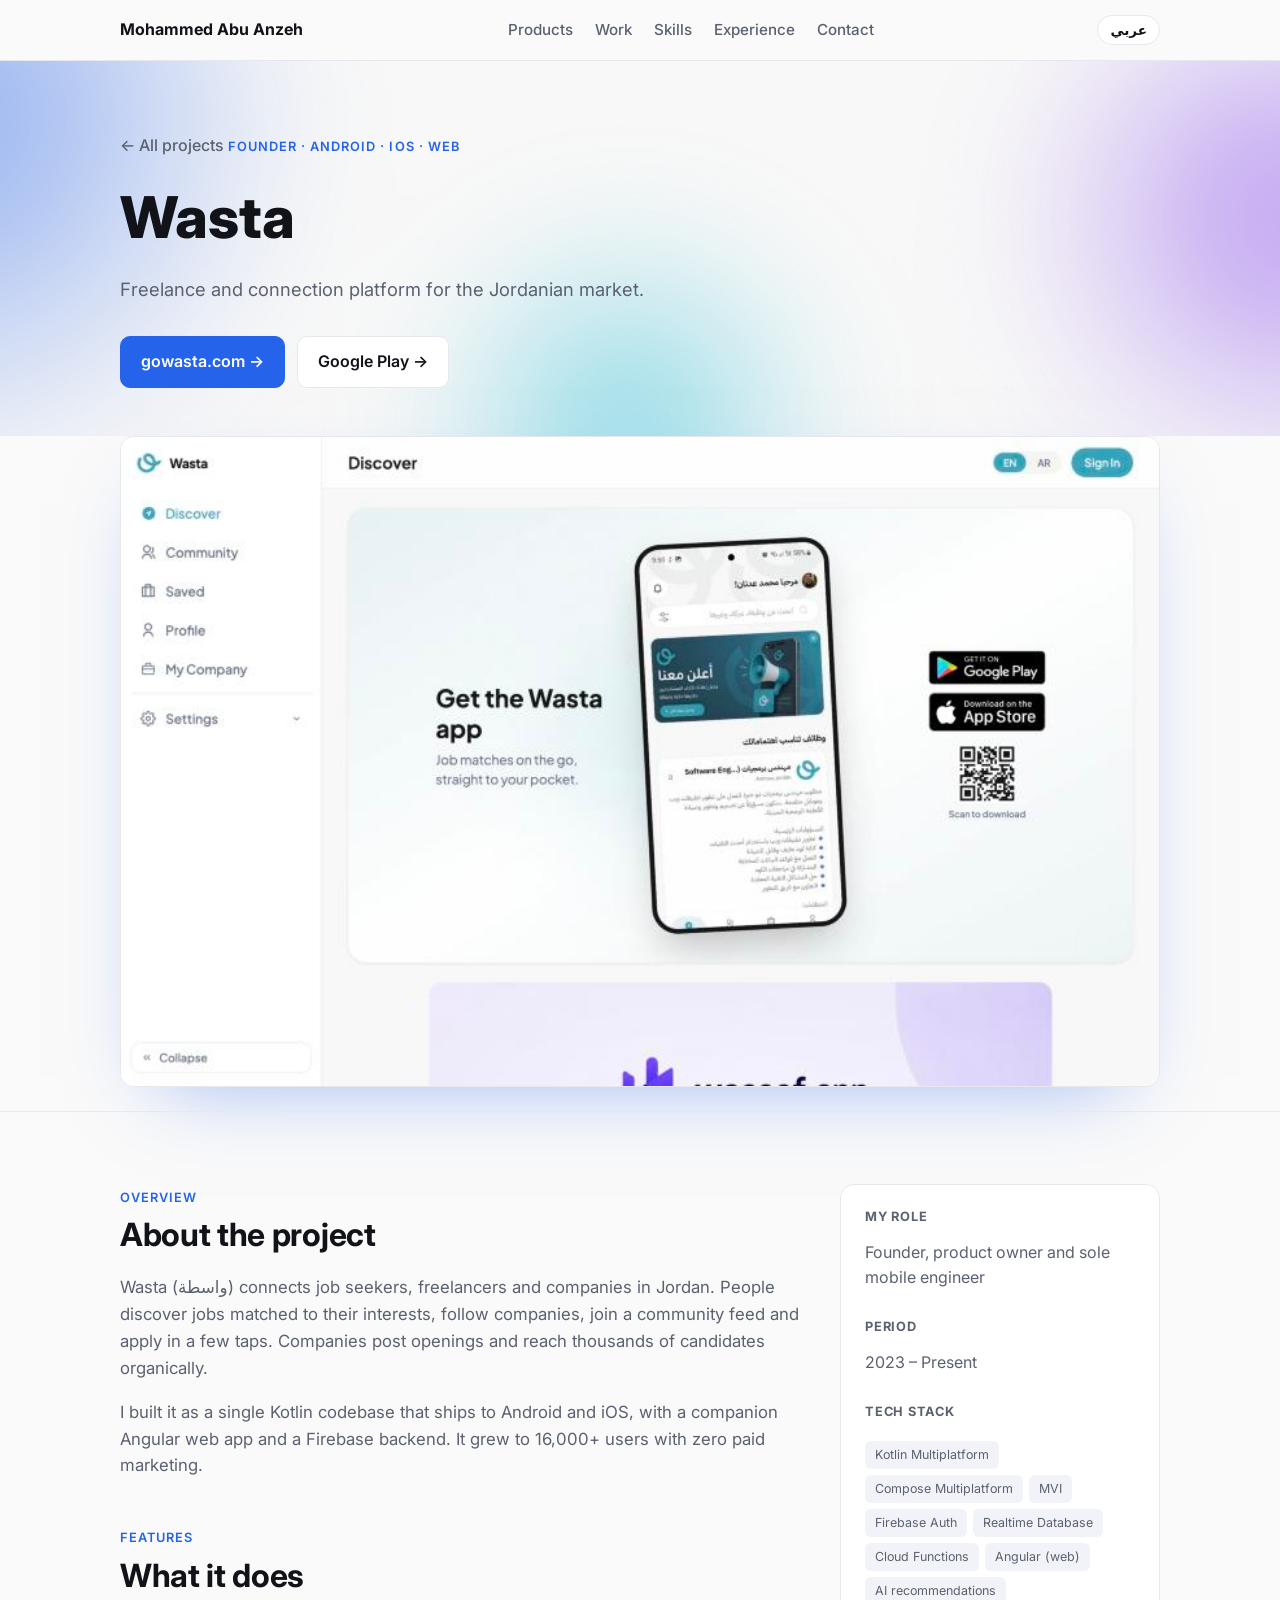
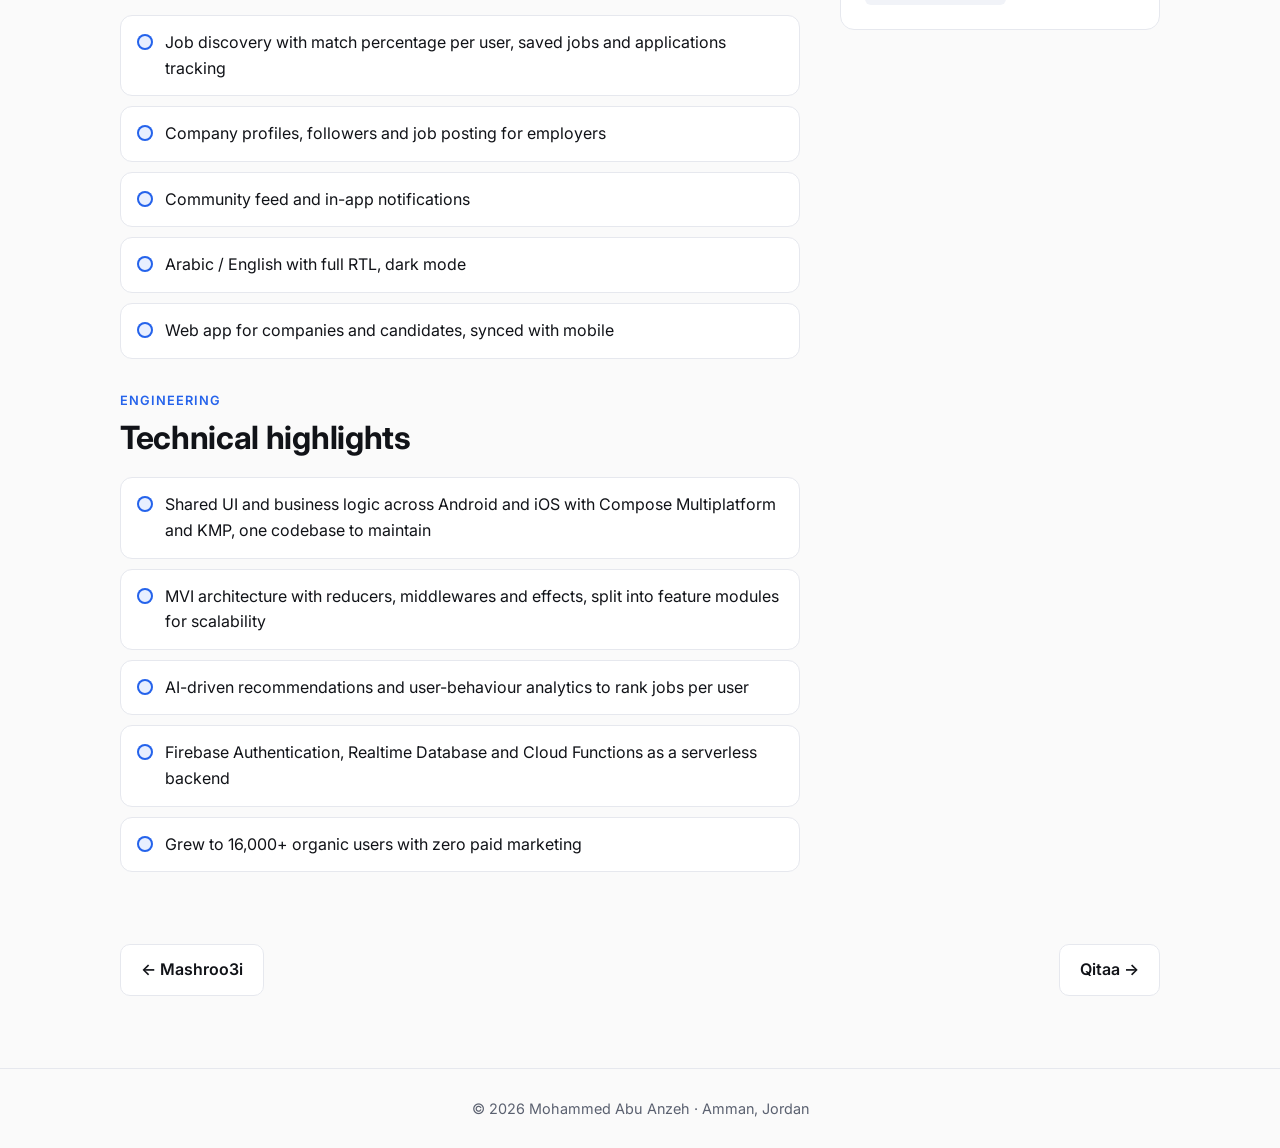
<file: project.html>
<!doctype html>
<html lang="en">
<head>
<meta charset="utf-8">
<meta name="viewport" content="width=device-width, initial-scale=1">
<title>Project — Mohammed Abu Anzeh</title>
<meta name="description" content="Project details from Mohammed Abu Anzeh's portfolio.">
<link rel="icon" href="data:image/svg+xml,%3Csvg xmlns=%27http://www.w3.org/2000/svg%27 viewBox=%270 0 64 64%27%3E%3Ccircle cx=%2732%27 cy=%2732%27 r=%2732%27 fill=%27%232563eb%27/%3E%3Ctext x=%2732%27 y=%2742%27 text-anchor=%27middle%27 font-family=%27Inter,Arial,sans-serif%27 font-weight=%27700%27 font-size=%2728%27 fill=%27%23fff%27%3EMA%3C/text%3E%3C/svg%3E">
<link rel="preconnect" href="https://fonts.googleapis.com">
<link href="https://fonts.googleapis.com/css2?family=Inter:wght@400;500;600;700;800&family=IBM+Plex+Sans+Arabic:wght@400;500;600;700&display=swap" rel="stylesheet">
<link rel="stylesheet" href="style.css?v=202611131405">
</head>
<body>

<nav>
  <div class="wrap">
    <a class="brand" href="index.html" data-i18n="brand">Mohammed Abu Anzeh</a>
    <ul>
      <li><a href="index.html#products" data-i18n="t1">Products</a></li>
      <li><a href="index.html#work" data-i18n="t2">Work</a></li>
      <li><a href="index.html#skills" data-i18n="t3">Skills</a></li>
      <li><a href="index.html#experience" data-i18n="t4">Experience</a></li>
      <li><a href="index.html#contact" data-i18n="t6">Contact</a></li>
    </ul>
    <button class="lang" id="langToggle" type="button" aria-label="Switch language">عربي</button>
  </div>
</nav>

<header class="hero phero">
  <div class="aurora" aria-hidden="true"><span class="a1"></span><span class="a2"></span><span class="a3"></span></div>
  <div class="grain" aria-hidden="true"></div>
  <div class="wrap">
    <div>
      <a class="back" href="index.html#products" data-i18n="p1">← All projects</a>
      <span class="eyebrow" id="p-tag"></span>
      <h1 id="p-name"></h1>
      <p class="lead" id="p-tagline"></p>
      <div class="btns" id="p-links"></div>
    </div>
  </div>
</header>

<section class="pshot-wrap">
  <div class="wrap">
    <figure class="pshot" id="p-shot"></figure>
  </div>
</section>

<section class="pgallery-wrap" id="p-gallery-wrap" hidden>
  <div class="wrap">
    <span class="eyebrow" data-i18n="p11">Screens</span>
    <h2 data-i18n="p12">In the app</h2>
    <div class="pgallery" id="p-gallery"></div>
  </div>
</section>

<section>
  <div class="wrap pgrid">
    <div>
      <span class="eyebrow" data-i18n="p2">Overview</span>
      <h2 data-i18n="p3">About the project</h2>
      <div id="p-overview" class="prose"></div>

      <span class="eyebrow" style="margin-top:2rem" data-i18n="p4">Features</span>
      <h2 data-i18n="p5">What it does</h2>
      <ul class="plist" id="p-features"></ul>

      <span class="eyebrow" style="margin-top:2rem" data-i18n="p6">Engineering</span>
      <h2 data-i18n="p7">Technical highlights</h2>
      <ul class="plist" id="p-highlights"></ul>
    </div>
    <aside class="pside">
      <div class="card reveal">
        <h3 data-i18n="p8">My role</h3>
        <p id="p-role"></p>
        <h3 style="margin-top:1rem" data-i18n="p9">Period</h3>
        <p id="p-period"></p>
        <h3 style="margin-top:1rem" data-i18n="p10">Tech stack</h3>
        <div class="chips" id="p-stack"></div>
      </div>
    </aside>
  </div>
</section>

<section class="pnav-wrap">
  <div class="wrap pnav">
    <a id="p-prev" class="btn"></a>
    <a id="p-next" class="btn"></a>
  </div>
</section>

<footer>
  <div class="wrap" data-i18n="t120">© 2026 Mohammed Abu Anzeh · Amman, Jordan</div>
</footer>

<script src="i18n.js?v=202611131405"></script>
<script src="projects.js?v=202611131405"></script>
<script src="projects.ar.js?v=202611131405"></script>
<script>
(function(){
  const list=window.PROJECTS, slug=new URLSearchParams(location.search).get('p');
  const i=Math.max(0,list.findIndex(p=>p.slug===slug)), base=list[i];
  const $=id=>document.getElementById(id);
  const esc=s=>String(s).replace(/[&<>"]/g,c=>({'&':'&amp;','<':'&lt;','>':'&gt;','"':'&quot;'}[c]));
  function render(lang){
    const AR=window.PROJECTS_AR||{}, ar=lang==='ar'&&AR[base.slug];
    const p=ar?Object.assign({},base,ar,{links:base.links.map((l,k)=>Object.assign({},l,(ar.links&&ar.links[k])||{}))}):base;
    const arrow=lang==='ar'?'←':'→', prevA=lang==='ar'?'→':'←';
    document.title=p.name+' — '+(lang==='ar'?'محمد أبو عنزة':'Mohammed Abu Anzeh');
    document.querySelector('meta[name=description]').content=p.tagline;
    $('p-tag').textContent=p.tag; $('p-name').textContent=p.name; $('p-tagline').textContent=p.tagline;
    $('p-links').innerHTML=p.links.map((l,k)=>`<a class="btn ${k?'':'primary'}" href="${esc(l.href)}" target="_blank" rel="noopener">${esc(l.label)} ${arrow}</a>`).join('');
    document.querySelector('.pshot-wrap').hidden=!!p.gallery;
    $('p-shot').innerHTML=p.image?`<img src="${esc(p.image)}" alt="${esc(p.name)}">`:`<div class="pph"><span>${esc(p.name)}</span><small>${lang==='ar'?'الصور قريباً':'Screenshots coming soon'}</small></div>`;
    if(p.gallery){$('p-gallery-wrap').hidden=false;$('p-gallery').innerHTML=p.gallery.map(g=>`<img src="${esc(g)}" alt="${esc(p.name)}" loading="lazy" class="reveal in">`).join('')}
    $('p-overview').innerHTML=p.overview.map(t=>`<p>${esc(t)}</p>`).join('');
    $('p-features').innerHTML=p.features.map(t=>`<li>${esc(t)}</li>`).join('');
    $('p-highlights').innerHTML=p.highlights.map(t=>`<li>${esc(t)}</li>`).join('');
    $('p-role').textContent=p.role; $('p-period').textContent=p.period;
    $('p-stack').innerHTML=p.stack.map(t=>`<span class="chip">${esc(t)}</span>`).join('');
    const prev=list[(i-1+list.length)%list.length], next=list[(i+1)%list.length];
    const nm=x=>(lang==='ar'&&AR[x.slug]&&AR[x.slug].name)||x.name;
    $('p-prev').href='project.html?p='+prev.slug; $('p-prev').textContent=prevA+' '+nm(prev);
    $('p-next').href='project.html?p='+next.slug; $('p-next').textContent=nm(next)+' '+arrow;
  }
  render(document.documentElement.lang==='ar'?'ar':'en');
  document.addEventListener('langchange',e=>render(e.detail));
})();
</script>
<script src="site.js?v=202611131405" defer></script>
</body>
</html>
</file>
<file: style.css>
:root{
  --bg:#fafafa; --surface:#fff; --text:#111318; --muted:#5b6170; --line:#e6e8ee;
  --accent:#2563eb; --accent-soft:#e8efff; --chip:#f1f3f8;
  --radius:14px; --max:1080px;
}
@media (prefers-color-scheme:dark){
  :root{ --bg:#0d0f14; --surface:#151821; --text:#eef0f5; --muted:#9aa3b5; --line:#242938;
         --accent:#6d9cff; --accent-soft:#1a2540; --chip:#1c2130; }
}
*{box-sizing:border-box}
html{scroll-behavior:smooth}
body{margin:0;font-family:Inter,system-ui,-apple-system,"Segoe UI",Roboto,sans-serif;background:var(--bg);color:var(--text);line-height:1.6;-webkit-font-smoothing:antialiased}
a{color:var(--accent);text-decoration:none}
a:hover{text-decoration:underline}
.wrap{max-width:var(--max);margin:0 auto;padding:0 20px}
h1,h2,h3{line-height:1.2;margin:0 0 .5em;letter-spacing:-.01em}
h2{font-size:clamp(1.5rem,3vw,2rem);margin-bottom:1.25rem}
h3{font-size:1.15rem}
p{margin:0 0 1em}
section{padding:72px 0}
section+section{border-top:1px solid var(--line)}
.eyebrow{display:inline-block;font-size:.8rem;font-weight:600;letter-spacing:.08em;text-transform:uppercase;color:var(--accent);margin-bottom:.5rem}

/* nav */
nav{position:sticky;top:0;z-index:10;background:color-mix(in srgb,var(--bg) 85%,transparent);backdrop-filter:blur(10px);border-bottom:1px solid var(--line)}
nav .wrap{display:flex;align-items:center;justify-content:space-between;height:60px}
nav .brand{font-weight:700;color:var(--text)}
nav ul{display:flex;gap:22px;list-style:none;margin:0;padding:0}
nav ul a{color:var(--muted);font-size:.95rem;font-weight:500}
nav ul a:hover{color:var(--text);text-decoration:none}
@media (max-width:640px){nav ul{display:none}}

/* hero */
.hero{padding:96px 0 72px}
.hero .wrap{display:grid;grid-template-columns:1fr 300px;gap:48px;align-items:center}
.hero .photo{width:100%;height:auto;max-width:300px;aspect-ratio:1;object-fit:cover;object-position:top;border-radius:50%;border:4px solid var(--surface);box-shadow:0 10px 40px rgba(0,0,0,.18);justify-self:end}
.hero .stats{grid-column:1/-1}
@media (max-width:760px){.hero{padding:56px 0}.hero .wrap{grid-template-columns:1fr;gap:28px}.hero .photo{max-width:160px;justify-self:start;order:-1}}
.hero h1{font-size:clamp(2.2rem,5.5vw,3.6rem);font-weight:800;margin-bottom:.4em}
.hero .lead{font-size:1.15rem;color:var(--muted);max-width:640px;margin-bottom:2rem}
.hero .meta{color:var(--muted);font-size:.95rem;margin-bottom:1.5rem}
.btns{display:flex;flex-wrap:wrap;gap:12px}
.btn{display:inline-flex;align-items:center;gap:8px;padding:12px 20px;border-radius:10px;font-weight:600;border:1px solid var(--line);background:var(--surface);color:var(--text)}
.btn:hover{text-decoration:none;border-color:var(--accent)}
.btn.primary{background:var(--accent);border-color:var(--accent);color:#fff}
.stats{display:grid;grid-template-columns:repeat(auto-fit,minmax(150px,1fr));gap:16px;margin-top:48px}
.stat{padding:18px;border:1px solid var(--line);border-radius:var(--radius);background:var(--surface)}
.stat b{display:block;font-size:1.6rem;font-weight:800;letter-spacing:-.02em}
.stat span{color:var(--muted);font-size:.9rem}

/* cards */
.grid{display:grid;gap:20px;grid-template-columns:repeat(auto-fit,minmax(280px,1fr))}
.card{background:var(--surface);border:1px solid var(--line);border-radius:var(--radius);padding:24px;display:flex;flex-direction:column;gap:12px}
.card .top{display:flex;align-items:center;justify-content:space-between;gap:12px}
.card .tag{font-size:.75rem;font-weight:600;color:var(--accent);background:var(--accent-soft);padding:4px 10px;border-radius:999px;white-space:nowrap}
.card p{color:var(--muted);margin:0}
.card ul{margin:0;padding-inline-start:18px;color:var(--muted);font-size:.95rem}
.card ul li{margin:4px 0}
.chips{display:flex;flex-wrap:wrap;gap:6px;margin-top:auto;padding-top:6px}
.chip{font-size:.78rem;background:var(--chip);color:var(--muted);padding:4px 10px;border-radius:6px}
.card .links{display:flex;gap:16px;font-size:.92rem;font-weight:600}
.product{border-top:4px solid var(--accent)}
.card .shot{width:calc(100% + 48px);margin:-24px -24px 4px;aspect-ratio:16/10;object-fit:cover;object-position:top;border-bottom:1px solid var(--line);background:var(--chip)}

/* aurora background (GitHub-style glow) */
.hero{position:relative;overflow:hidden;isolation:isolate}
.aurora{position:absolute;inset:-20% -10%;z-index:-1;pointer-events:none;filter:blur(70px);opacity:.55}
.aurora span{position:absolute;border-radius:50%;mix-blend-mode:screen;will-change:transform}
.aurora .a1{width:46vw;height:46vw;left:-8%;top:-10%;background:radial-gradient(circle at 30% 30%,#2563eb,transparent 65%);animation:drift1 18s ease-in-out infinite alternate}
.aurora .a2{width:40vw;height:40vw;right:-6%;top:5%;background:radial-gradient(circle at 60% 40%,#7c3aed,transparent 65%);animation:drift2 22s ease-in-out infinite alternate}
.aurora .a3{width:34vw;height:34vw;left:35%;bottom:-25%;background:radial-gradient(circle at 50% 50%,#06b6d4,transparent 65%);animation:drift3 26s ease-in-out infinite alternate}
@media (prefers-color-scheme:dark){.aurora{opacity:.7}}
@media (max-width:760px){.aurora{filter:blur(50px)}.aurora .a1,.aurora .a2,.aurora .a3{width:80vw;height:80vw}}
@keyframes drift1{to{transform:translate(18vw,12vh) scale(1.15)}}
@keyframes drift2{to{transform:translate(-14vw,18vh) scale(1.2)}}
@keyframes drift3{to{transform:translate(-10vw,-16vh) scale(1.1)}}
.grain{position:absolute;inset:0;z-index:-1;pointer-events:none;opacity:.06;background-image:url("data:image/svg+xml,%3Csvg xmlns='http://www.w3.org/2000/svg' width='160' height='160'%3E%3Cfilter id='n'%3E%3CfeTurbulence type='fractalNoise' baseFrequency='.9' numOctaves='2' stitchTiles='stitch'/%3E%3C/filter%3E%3Crect width='100%25' height='100%25' filter='url(%23n)'/%3E%3C/svg%3E")}

/* gradient shimmer headline */
.hero h1 .glow{background:linear-gradient(90deg,var(--text) 0%,var(--accent) 40%,#7c3aed 60%,var(--text) 100%);background-size:200% 100%;-webkit-background-clip:text;background-clip:text;color:transparent;animation:shimmer 6s linear infinite}
@keyframes shimmer{to{background-position:-200% 0}}

/* photo ring */
.hero .photo{position:relative}
.ring{position:relative;justify-self:end;width:100%;max-width:300px;aspect-ratio:1;border-radius:50%;padding:4px;background:conic-gradient(from var(--ang,0deg),#2563eb,#7c3aed,#06b6d4,#2563eb);animation:spin 8s linear infinite}
.ring .photo{max-width:none;width:100%;height:100%;border-width:0;box-shadow:none;animation:none;display:block}
@property --ang{syntax:'<angle>';initial-value:0deg;inherits:false}
@keyframes spin{to{--ang:360deg}}
@media (max-width:760px){.ring{max-width:160px;justify-self:start;order:-1}}

/* cards: lift + cursor glow */
.card{position:relative;transition:transform .35s cubic-bezier(.2,.8,.2,1),box-shadow .35s,border-color .35s}
.card::before{content:"";position:absolute;inset:0;border-radius:inherit;pointer-events:none;opacity:0;transition:opacity .35s;background:radial-gradient(480px circle at var(--mx,50%) var(--my,50%),color-mix(in srgb,var(--accent) 18%,transparent),transparent 45%)}
.card:hover{transform:translateY(-6px);box-shadow:0 20px 50px -20px rgba(37,99,235,.45);border-color:color-mix(in srgb,var(--accent) 50%,var(--line))}
.card:hover::before{opacity:1}
.card .shot{transition:transform .6s cubic-bezier(.2,.8,.2,1)}
.card:hover .shot{transform:scale(1.04)}

/* nav underline */
nav ul a{position:relative;padding-bottom:2px}
nav ul a::after{content:"";position:absolute;left:0;bottom:-2px;height:2px;width:100%;background:var(--accent);transform:scaleX(0);transform-origin:right;transition:transform .3s}
nav ul a:hover::after{transform:scaleX(1);transform-origin:left}

/* button shine */
.btn{position:relative;overflow:hidden;transition:transform .25s,box-shadow .25s,border-color .25s}
.btn::after{content:"";position:absolute;top:0;left:-75%;width:50%;height:100%;background:linear-gradient(120deg,transparent,rgba(255,255,255,.35),transparent);transform:skewX(-20deg);transition:left .6s}
.btn:hover{transform:translateY(-2px)}
.btn:hover::after{left:125%}
.btn.primary:hover{box-shadow:0 10px 30px -10px var(--accent)}

/* chips */
.chip{transition:background .25s,color .25s,transform .25s}
.card:hover .chip{background:var(--accent-soft);color:var(--accent)}

/* reveal on scroll */
.reveal{opacity:0;transform:translateY(18px);transition:opacity .6s ease,transform .6s ease}
.reveal.in{opacity:1;transform:none}
.grid .reveal:nth-child(2){transition-delay:.08s}.grid .reveal:nth-child(3){transition-delay:.16s}.grid .reveal:nth-child(4){transition-delay:.24s}
.hero h1,.hero .lead,.hero .btns,.hero .photo,.hero .eyebrow{animation:rise .7s ease both}
.hero .lead{animation-delay:.1s}.hero .btns{animation-delay:.2s}.hero .photo{animation-delay:.15s}
@keyframes rise{from{opacity:0;transform:translateY(16px)}to{opacity:1;transform:none}}
@media (prefers-reduced-motion:reduce){.reveal{opacity:1;transform:none;transition:none}.hero *,.aurora span,.ring,.hero h1 .glow{animation:none!important}.card,.btn,.chip{transition:none}}

/* skills */
.skills{display:grid;gap:20px;grid-template-columns:repeat(auto-fit,minmax(250px,1fr))}
.skills h3{font-size:.95rem;text-transform:uppercase;letter-spacing:.06em;color:var(--muted);margin-bottom:10px}

/* timeline */
.job{display:grid;grid-template-columns:170px 1fr;gap:24px;padding:24px 0;border-top:1px solid var(--line)}
.job:first-of-type{border-top:0}
.job time{color:var(--muted);font-size:.95rem}
.job h3{margin-bottom:2px}
.job .where{color:var(--muted);margin-bottom:10px}
.job ul{margin:0;padding-inline-start:18px;color:var(--muted)}
@media (max-width:640px){.job{grid-template-columns:1fr;gap:6px}}

/* contact */
.contact{text-align:center}
.contact .lead{color:var(--muted);max-width:520px;margin:0 auto 2rem}
.contact .btns{justify-content:center}
footer{border-top:1px solid var(--line);padding:28px 0;color:var(--muted);font-size:.9rem;text-align:center}

/* project detail page */
.phero{padding:72px 0 48px}
.phero .wrap{grid-template-columns:1fr}
.back{display:inline-block;color:var(--muted);font-weight:500;margin-bottom:1.5rem}
.back:hover{color:var(--text);text-decoration:none}
.pshot-wrap{padding:0 0 24px;border-top:0!important}
.pshot{margin:0;border:1px solid var(--line);border-radius:var(--radius);overflow:hidden;background:var(--surface);box-shadow:0 30px 80px -40px rgba(37,99,235,.5)}
.pshot img{display:block;width:100%;height:auto}
.pph{aspect-ratio:16/7;display:flex;flex-direction:column;align-items:center;justify-content:center;gap:6px;background:linear-gradient(135deg,var(--accent-soft),var(--surface) 60%,var(--chip));color:var(--text)}
.pph span{font-size:clamp(1.6rem,5vw,3rem);font-weight:800;letter-spacing:-.02em}
.pph small{color:var(--muted)}
.pgrid{display:grid;grid-template-columns:1fr 320px;gap:40px;align-items:start}
.pside{position:sticky;top:80px}
.pside h3{font-size:.8rem;text-transform:uppercase;letter-spacing:.06em;color:var(--muted);margin-bottom:4px}
.pside p{margin:0}
.prose p{color:var(--muted);font-size:1.05rem}
.plist{margin:0;padding:0;list-style:none;display:grid;gap:10px}
.plist li{position:relative;padding:14px 16px;padding-inline-start:44px;background:var(--surface);border:1px solid var(--line);border-radius:12px;color:var(--text)}
.plist li::before{content:"";position:absolute;inset-inline-start:16px;top:18px;width:16px;height:16px;border-radius:50%;background:var(--accent-soft);box-shadow:inset 0 0 0 2px var(--accent)}
.pnav-wrap{padding:0 0 72px;border-top:0!important}
.pnav{display:flex;justify-content:space-between;gap:12px}
@media (max-width:860px){.pgrid{grid-template-columns:1fr}.pside{position:static}}

/* detail gallery */
.pgallery{display:flex;gap:16px;overflow-x:auto;padding:8px 4px 16px;scroll-snap-type:x mandatory;-webkit-overflow-scrolling:touch}
.pgallery img{flex:0 0 auto;width:min(240px,70vw);height:auto;border-radius:22px;border:1px solid var(--line);box-shadow:0 20px 50px -25px rgba(0,0,0,.6);scroll-snap-align:start;transition:transform .4s}
.pgallery img:hover{transform:translateY(-6px)}
.pgallery::-webkit-scrollbar{height:6px}.pgallery::-webkit-scrollbar-thumb{background:var(--line);border-radius:3px}

/* whole card clickable: stretch the Details link over the card */
.card:has(.links a[href^="project.html"]){cursor:pointer}
.card .links a[href^="project.html"]::after{content:"";position:absolute;inset:0;z-index:1;border-radius:inherit}
.card .links a:not([href^="project.html"]){position:relative;z-index:2}

/* compact home cards: bullets live on the detail pages */
.grid .card ul{display:none}
.grid .card .chip:nth-child(n+6){display:none}

/* company logos in experience */
.jobhead{display:flex;align-items:center;gap:12px;margin-bottom:10px}
.jobhead .where{margin-bottom:0}
.logo{flex:none;width:44px;height:44px;border-radius:10px;object-fit:contain;background:#fff;padding:5px;border:1px solid var(--line);box-sizing:border-box}
.logo.initials{display:grid;place-items:center;padding:0;font-weight:800;font-size:.95rem;letter-spacing:.02em;color:#fff;background:linear-gradient(135deg,#2563eb,#7c3aed);border:0}
.logo.dark{background:#000;padding:0}

/* language toggle + RTL */
.lang{margin-inline-start:18px;padding:6px 12px;border-radius:999px;border:1px solid var(--line);background:var(--surface);color:var(--text);font:600 .85rem Inter,system-ui,sans-serif;cursor:pointer;transition:border-color .25s,background .25s}
.lang:hover{border-color:var(--accent);background:var(--accent-soft)}
html[dir=rtl] body,html[dir=rtl] .lang{font-family:"IBM Plex Sans Arabic",Inter,system-ui,sans-serif}
html[dir=rtl] h1,html[dir=rtl] h2,html[dir=rtl] h3,html[dir=rtl] .eyebrow{letter-spacing:0}
html[dir=rtl] .eyebrow{text-transform:none}
html[dir=rtl] .hero h1{line-height:1.3}
html[dir=rtl] .chip,html[dir=rtl] .pside .chip{direction:ltr}
html[dir=rtl] .btn::after{transform:skewX(20deg)}
html[dir=rtl] .pgallery{direction:rtl}

/* ---- UI/UX pass ---- */
section{scroll-margin-top:72px}
/* product grid: two featured products on top, three below; client work as 2x2 */
@media (min-width:900px){
  .grid.feat{grid-template-columns:repeat(6,1fr)}
  .grid.feat>.card{grid-column:span 2}
  .grid.feat>.card.featured{grid-column:span 3}
  .grid.two{grid-template-columns:repeat(2,1fr)}
}
.card.featured h3{font-size:1.3rem}
/* card links as pills that never break mid-label */
.card .links{flex-wrap:wrap;gap:8px;font-size:.85rem;padding-top:4px}
.card .links a{white-space:nowrap;padding:7px 14px;border-radius:999px;border:1px solid var(--line);color:var(--text);transition:border-color .25s,background .25s}
.card .links a:first-child{background:var(--accent);border-color:var(--accent);color:#fff}
.card .links a:hover{text-decoration:none;border-color:var(--accent)}
.card .links a:not(:first-child):hover{background:var(--accent-soft)}
/* active section in the nav */
nav ul a.active{color:var(--text)}
nav ul a.active::after{transform:scaleX(1)}
/* mobile: keep the menu as a swipeable row instead of hiding it */
@media (max-width:640px){
  nav .wrap{flex-wrap:wrap;height:auto;padding-top:12px}
  nav ul{display:flex;order:3;width:100%;overflow-x:auto;gap:20px;padding:10px 0 12px;scrollbar-width:none;-webkit-mask-image:linear-gradient(90deg,#000 85%,transparent);mask-image:linear-gradient(90deg,#000 85%,transparent)}
  html[dir=rtl] nav ul{-webkit-mask-image:linear-gradient(270deg,#000 85%,transparent);mask-image:linear-gradient(270deg,#000 85%,transparent)}
  nav ul::-webkit-scrollbar{display:none}
  nav ul a{white-space:nowrap;font-size:.9rem}
  section{scroll-margin-top:110px}
  .hero .lead{font-size:1.02rem}
  section{padding:56px 0}
}
/* back to top */
.totop{position:fixed;bottom:22px;inset-inline-end:22px;z-index:20;width:46px;height:46px;border-radius:50%;display:grid;place-items:center;background:var(--surface);border:1px solid var(--line);color:var(--text);font-size:1.2rem;box-shadow:0 10px 30px -12px rgba(0,0,0,.5);opacity:0;transform:translateY(12px);pointer-events:none;transition:opacity .3s,transform .3s,border-color .25s}
.totop.show{opacity:1;transform:none;pointer-events:auto}
.totop:hover{text-decoration:none;border-color:var(--accent)}
/* gallery: tap a screen to see it large */
.pgallery img{cursor:zoom-in}
dialog.lb{border:0;padding:0;background:transparent;max-width:94vw;max-height:94vh;overflow:visible}
dialog.lb::backdrop{background:rgba(5,7,12,.86);backdrop-filter:blur(4px)}
dialog.lb img{display:block;max-width:94vw;max-height:88vh;width:auto;height:auto;border-radius:20px;cursor:zoom-out}
dialog.lb .nav{position:absolute;top:50%;transform:translateY(-50%);width:44px;height:44px;border-radius:50%;border:1px solid rgba(255,255,255,.25);background:rgba(255,255,255,.12);color:#fff;font-size:1.3rem;cursor:pointer}
dialog.lb .prev{inset-inline-start:-58px}dialog.lb .next{inset-inline-end:-58px}
@media (max-width:640px){dialog.lb .prev{inset-inline-start:8px}dialog.lb .next{inset-inline-end:8px}}
</file>
